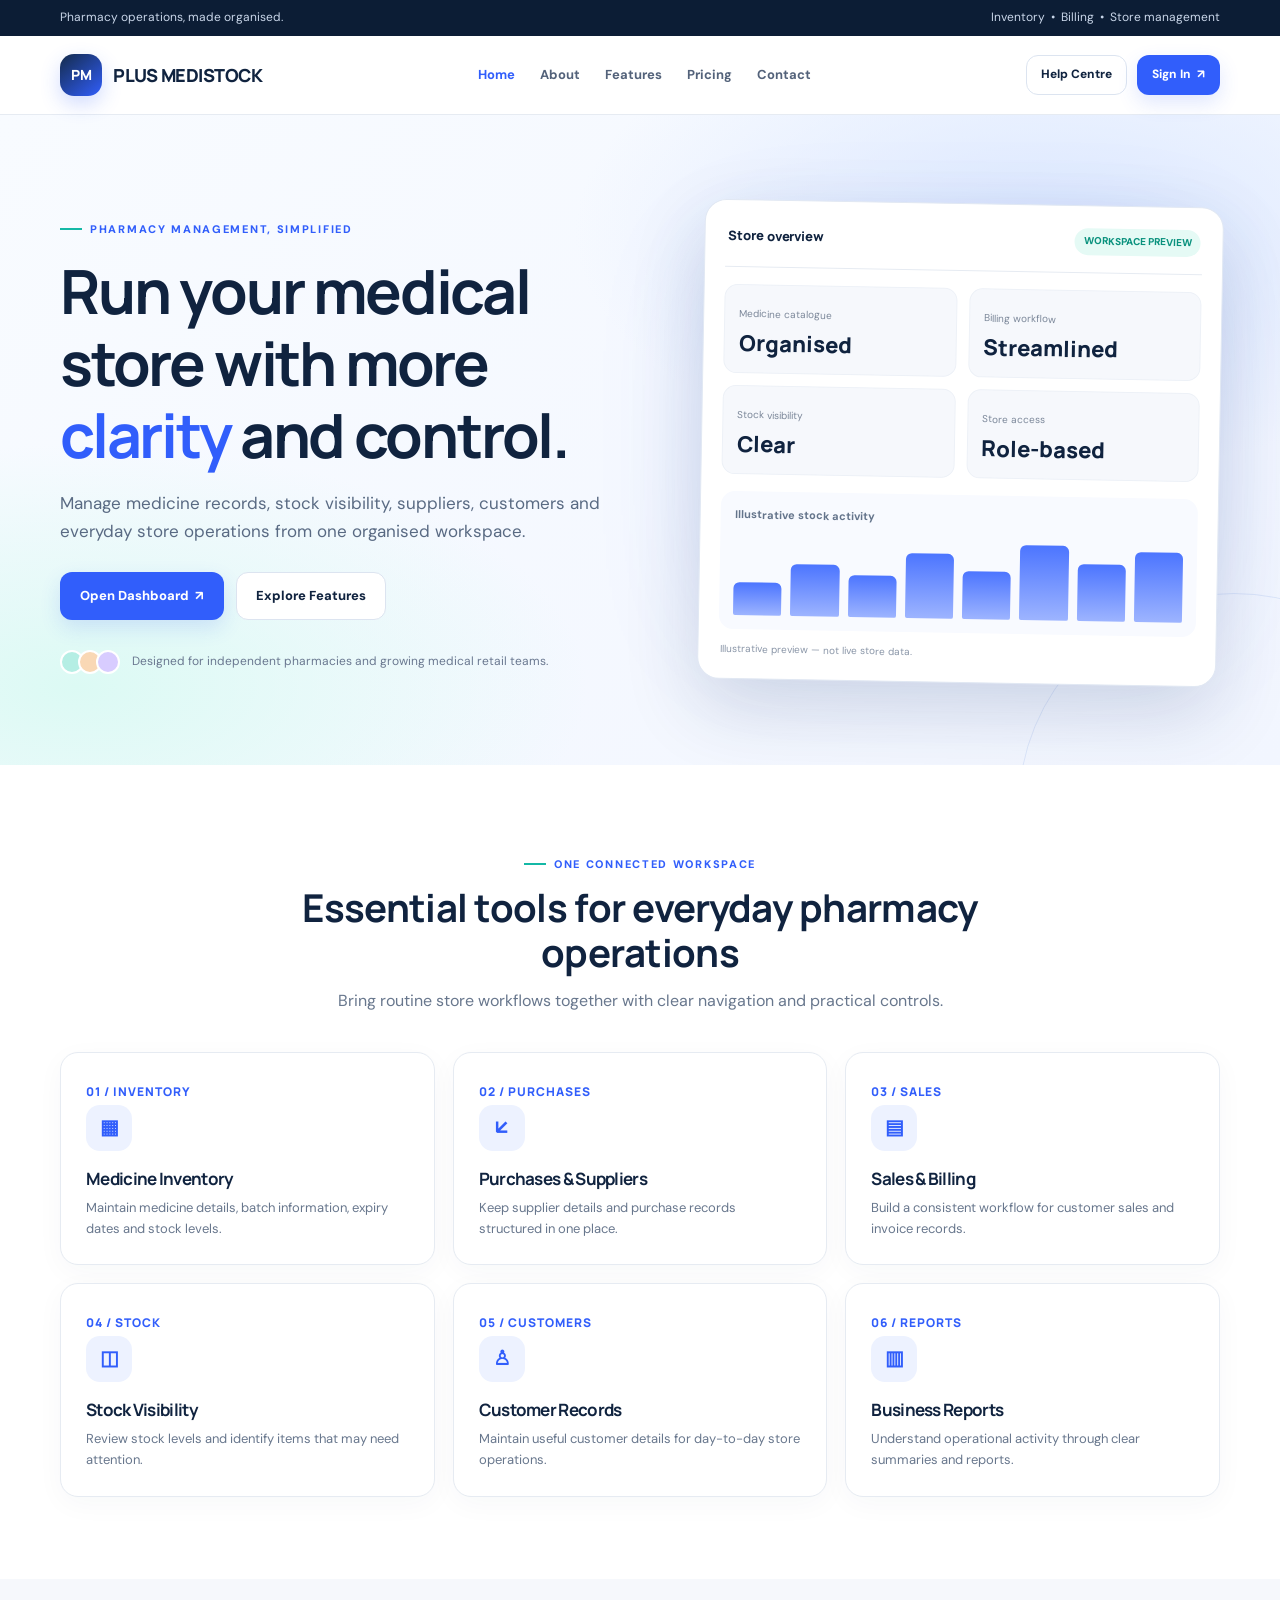
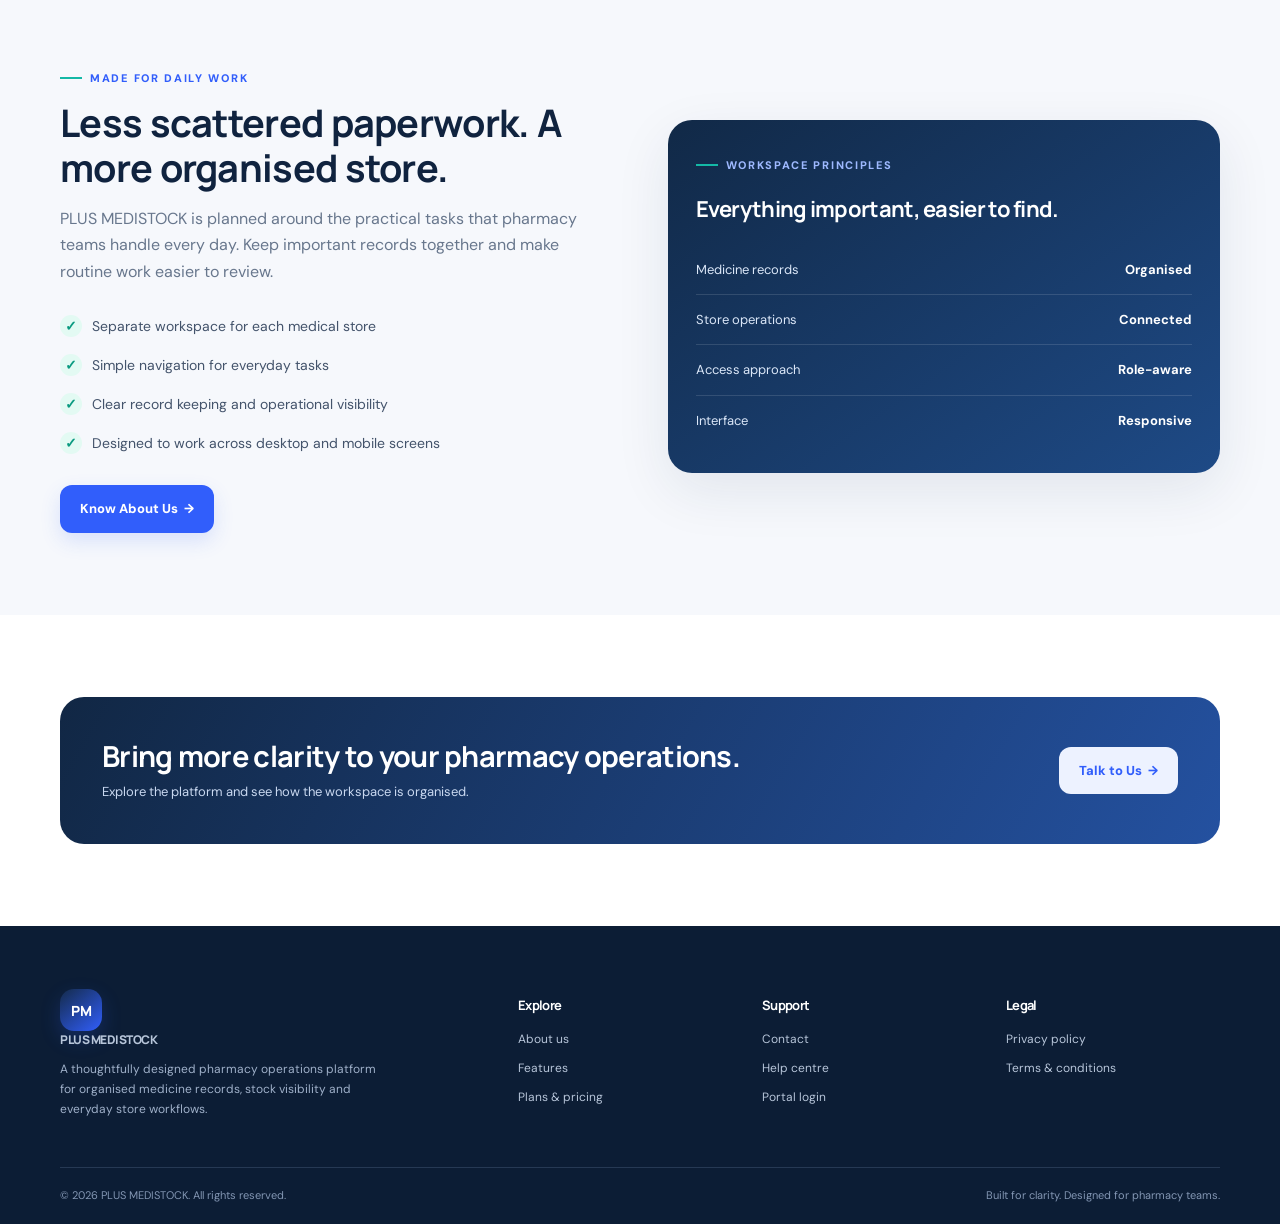
<file: index.html>
<!doctype html><html lang="en"><head><meta charset="utf-8"><meta name="viewport" content="width=device-width, initial-scale=1"><meta name="description" content="PLUS MEDISTOCK pharmacy management platform"><title>Home | PLUS MEDISTOCK</title><link rel="stylesheet" href="assets/css/style.css"></head><body><div class="topline"><div class="container"><span>Pharmacy operations, made organised.</span><span>Inventory&nbsp; • &nbsp;Billing&nbsp; • &nbsp;Store management</span></div></div>
<header class="site-header"><div class="container nav"><a class="brand" href="index.html"><span class="brand-mark">PM</span><span>PLUS MEDISTOCK</span></a>
<nav class="nav-links"><a href="index.html">Home</a><a href="about.html">About</a><a href="features.html">Features</a><a href="pricing.html">Pricing</a><a href="contact.html">Contact</a></nav>
<div class="nav-actions"><a class="btn btn-outline btn-sm" href="help.html">Help Centre</a><a class="btn btn-sm" href="login.html">Sign In&nbsp; ↗</a><button class="menu-toggle" aria-label="Open menu" aria-expanded="false">☰</button></div></div></header><main><section class="hero"><div class="container hero-grid"><div><span class="eyebrow">PHARMACY MANAGEMENT, SIMPLIFIED</span><h1>Run your medical store with more <span style="color:#315efb">clarity</span> and control.</h1><p class="hero-copy">Manage medicine records, stock visibility, suppliers, customers and everyday store operations from one organised workspace.</p><div class="hero-buttons"><a class="btn" href="login.html">Open Dashboard&nbsp; ↗</a><a class="btn btn-outline" href="features.html">Explore Features</a></div><div class="trustline"><span class="trust-dots"><i></i><i></i><i></i></span><span>Designed for independent pharmacies and growing medical retail teams.</span></div></div>
<div class="preview-wrap"><div class="preview-glow"></div><div class="preview"><div class="preview-top"><span class="preview-title">Store overview</span><span class="live-tag">WORKSPACE PREVIEW</span></div><div class="preview-stats"><div class="mini-stat"><span>Medicine catalogue</span><strong>Organised</strong></div><div class="mini-stat"><span>Billing workflow</span><strong>Streamlined</strong></div><div class="mini-stat"><span>Stock visibility</span><strong>Clear</strong></div><div class="mini-stat"><span>Store access</span><strong>Role-based</strong></div></div><div class="chart-box"><div class="chart-label">Illustrative stock activity</div><div class="bars"><i style="height:42%"></i><i style="height:65%"></i><i style="height:53%"></i><i style="height:82%"></i><i style="height:61%"></i><i style="height:94%"></i><i style="height:72%"></i><i style="height:88%"></i></div></div><p class="preview-note">Illustrative preview — not live store data.</p></div></div></div></section>
<section class="section"><div class="container"><div class="section-head"><span class="eyebrow">ONE CONNECTED WORKSPACE</span><h2>Essential tools for everyday pharmacy operations</h2><p>Bring routine store workflows together with clear navigation and practical controls.</p></div><div class="grid3">
<div class="feature-card"><span class="number">01 / INVENTORY</span><div class="iconbox">▦</div><h3>Medicine Inventory</h3><p>Maintain medicine details, batch information, expiry dates and stock levels.</p></div>
<div class="feature-card"><span class="number">02 / PURCHASES</span><div class="iconbox">↙</div><h3>Purchases & Suppliers</h3><p>Keep supplier details and purchase records structured in one place.</p></div>
<div class="feature-card"><span class="number">03 / SALES</span><div class="iconbox">▤</div><h3>Sales & Billing</h3><p>Build a consistent workflow for customer sales and invoice records.</p></div>
<div class="feature-card"><span class="number">04 / STOCK</span><div class="iconbox">◫</div><h3>Stock Visibility</h3><p>Review stock levels and identify items that may need attention.</p></div>
<div class="feature-card"><span class="number">05 / CUSTOMERS</span><div class="iconbox">♙</div><h3>Customer Records</h3><p>Maintain useful customer details for day-to-day store operations.</p></div>
<div class="feature-card"><span class="number">06 / REPORTS</span><div class="iconbox">▥</div><h3>Business Reports</h3><p>Understand operational activity through clear summaries and reports.</p></div></div></div></section>
<section class="section section-soft"><div class="container split"><div><span class="eyebrow">MADE FOR DAILY WORK</span><h2>Less scattered paperwork. A more organised store.</h2><p>PLUS MEDISTOCK is planned around the practical tasks that pharmacy teams handle every day. Keep important records together and make routine work easier to review.</p><ul class="check-list"><li>Separate workspace for each medical store</li><li>Simple navigation for everyday tasks</li><li>Clear record keeping and operational visibility</li><li>Designed to work across desktop and mobile screens</li></ul><a class="btn" href="about.html">Know About Us&nbsp; →</a></div><div class="visual-panel"><span class="eyebrow" style="color:#9eb9ff">WORKSPACE PRINCIPLES</span><h3>Everything important, easier to find.</h3><div class="visual-row"><span>Medicine records</span><b>Organised</b></div><div class="visual-row"><span>Store operations</span><b>Connected</b></div><div class="visual-row"><span>Access approach</span><b>Role-aware</b></div><div class="visual-row"><span>Interface</span><b>Responsive</b></div></div></div></section>
<section class="section"><div class="container"><div class="cta"><div><h2>Bring more clarity to your pharmacy operations.</h2><p>Explore the platform and see how the workspace is organised.</p></div><a class="btn btn-soft" href="contact.html">Talk to Us&nbsp; →</a></div></div></section></main><footer class="site-footer"><div class="container"><div class="footer-grid">
<div><a class="brand footer-brand" href="index.html"><span class="brand-mark">PM</span><span>PLUS MEDISTOCK</span></a><p>A thoughtfully designed pharmacy operations platform for organised medicine records, stock visibility and everyday store workflows.</p></div>
<div><h4>Explore</h4><a href="about.html">About us</a><a href="features.html">Features</a><a href="pricing.html">Plans & pricing</a></div>
<div><h4>Support</h4><a href="contact.html">Contact</a><a href="help.html">Help centre</a><a href="login.html">Portal login</a></div>
<div><h4>Legal</h4><a href="privacy.html">Privacy policy</a><a href="terms.html">Terms & conditions</a></div></div>
<div class="copyright"><span>© <span data-year>2026</span> PLUS MEDISTOCK. All rights reserved.</span><span>Built for clarity. Designed for pharmacy teams.</span></div></div></footer><script src="assets/js/site.js"></script></body></html>
</file>
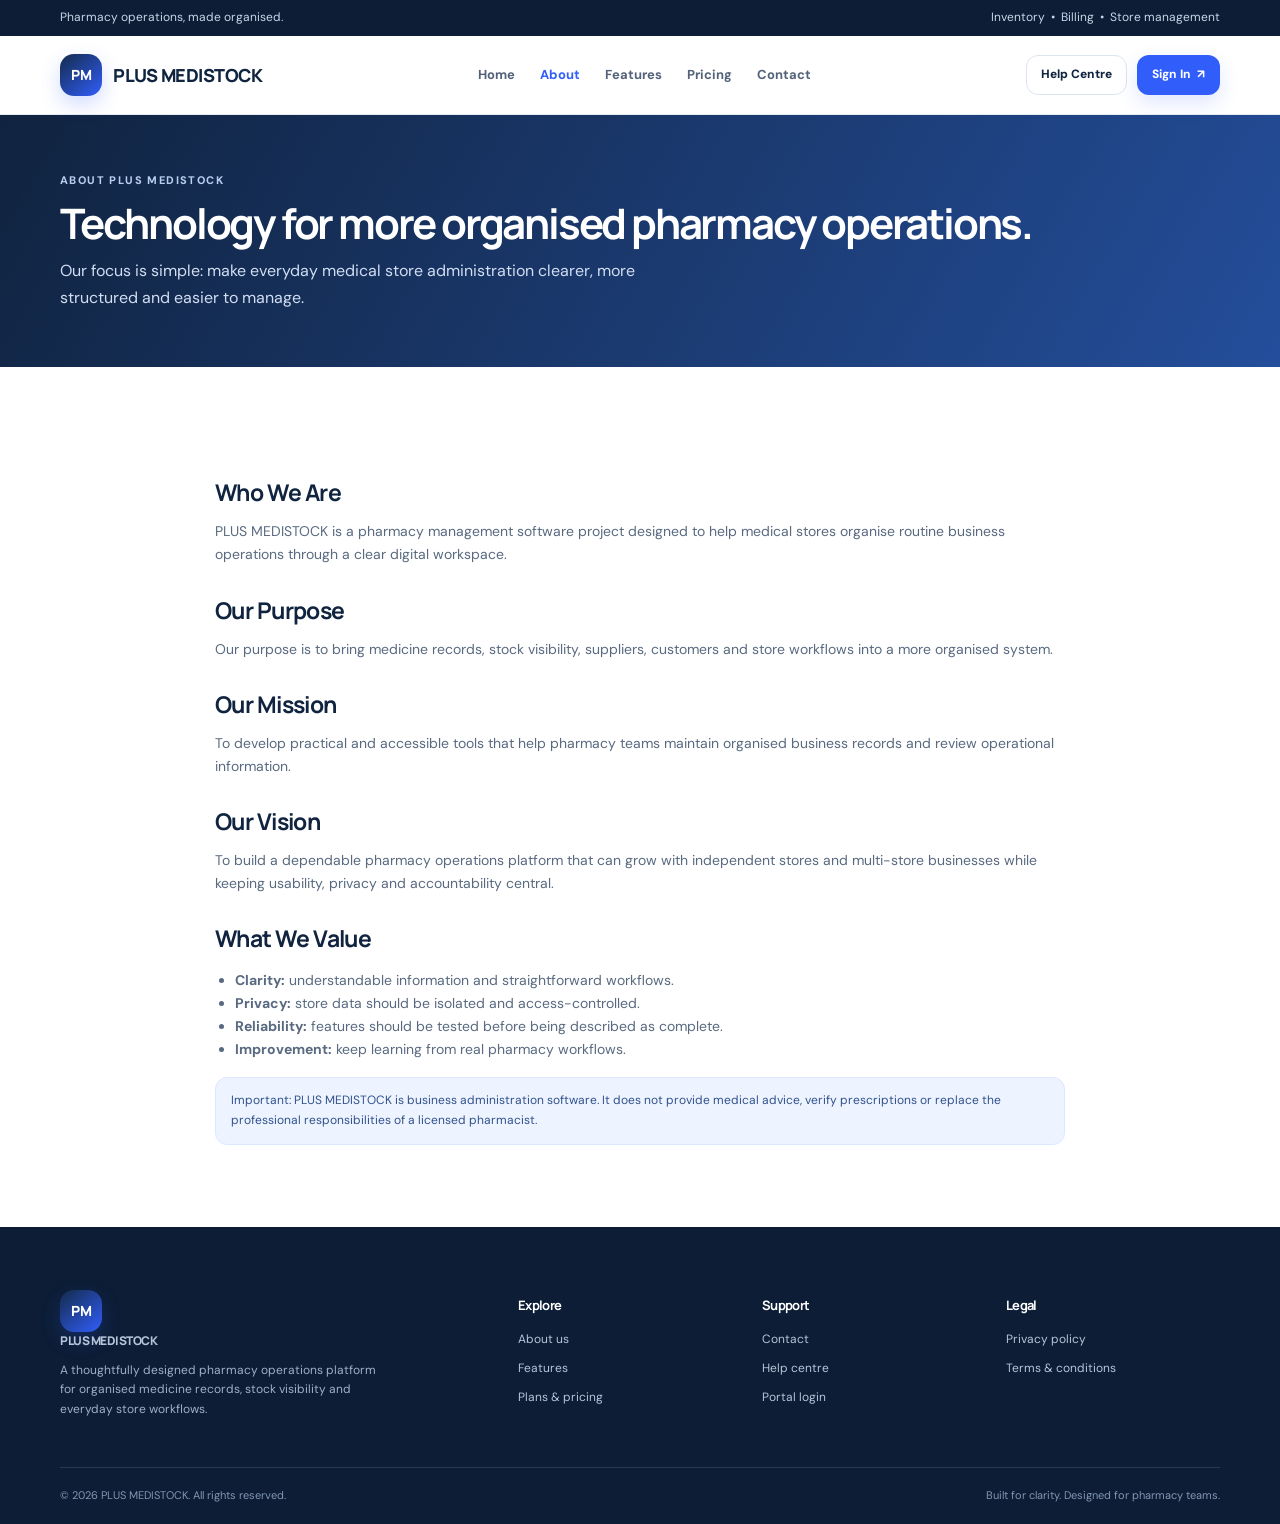
<file: about.html>
<!doctype html><html lang="en"><head><meta charset="utf-8"><meta name="viewport" content="width=device-width, initial-scale=1"><meta name="description" content="A little about PLUS MEDISTOCK"><title>About Us | PLUS MEDISTOCK</title><link rel="stylesheet" href="assets/css/style.css"></head><body><div class="topline"><div class="container"><span>Pharmacy operations, made organised.</span><span>Inventory&nbsp; • &nbsp;Billing&nbsp; • &nbsp;Store management</span></div></div>
<header class="site-header"><div class="container nav"><a class="brand" href="index.html"><span class="brand-mark">PM</span><span>PLUS MEDISTOCK</span></a>
<nav class="nav-links"><a href="index.html">Home</a><a href="about.html">About</a><a href="features.html">Features</a><a href="pricing.html">Pricing</a><a href="contact.html">Contact</a></nav>
<div class="nav-actions"><a class="btn btn-outline btn-sm" href="help.html">Help Centre</a><a class="btn btn-sm" href="login.html">Sign In&nbsp; ↗</a><button class="menu-toggle" aria-label="Open menu" aria-expanded="false">☰</button></div></div></header><main><section class="page-hero"><div class="container"><div class="crumb">ABOUT PLUS MEDISTOCK</div><h1>Technology for more organised pharmacy operations.</h1><p>Our focus is simple: make everyday medical store administration clearer, more structured and easier to manage.</p></div></section><section class="section"><div class="container prose"><h2>Who We Are</h2><p>PLUS MEDISTOCK is a pharmacy management software project designed to help medical stores organise routine business operations through a clear digital workspace.</p><h2>Our Purpose</h2><p>Our purpose is to bring medicine records, stock visibility, suppliers, customers and store workflows into a more organised system.</p><h2>Our Mission</h2><p>To develop practical and accessible tools that help pharmacy teams maintain organised business records and review operational information.</p><h2>Our Vision</h2><p>To build a dependable pharmacy operations platform that can grow with independent stores and multi-store businesses while keeping usability, privacy and accountability central.</p><h2>What We Value</h2><ul><li><b>Clarity:</b> understandable information and straightforward workflows.</li><li><b>Privacy:</b> store data should be isolated and access-controlled.</li><li><b>Reliability:</b> features should be tested before being described as complete.</li><li><b>Improvement:</b> keep learning from real pharmacy workflows.</li></ul><div class="notice">Important: PLUS MEDISTOCK is business administration software. It does not provide medical advice, verify prescriptions or replace the professional responsibilities of a licensed pharmacist.</div></div></section></main><footer class="site-footer"><div class="container"><div class="footer-grid">
<div><a class="brand footer-brand" href="index.html"><span class="brand-mark">PM</span><span>PLUS MEDISTOCK</span></a><p>A thoughtfully designed pharmacy operations platform for organised medicine records, stock visibility and everyday store workflows.</p></div>
<div><h4>Explore</h4><a href="about.html">About us</a><a href="features.html">Features</a><a href="pricing.html">Plans & pricing</a></div>
<div><h4>Support</h4><a href="contact.html">Contact</a><a href="help.html">Help centre</a><a href="login.html">Portal login</a></div>
<div><h4>Legal</h4><a href="privacy.html">Privacy policy</a><a href="terms.html">Terms & conditions</a></div></div>
<div class="copyright"><span>© <span data-year>2026</span> PLUS MEDISTOCK. All rights reserved.</span><span>Built for clarity. Designed for pharmacy teams.</span></div></div></footer><script src="assets/js/site.js"></script></body></html>
</file>
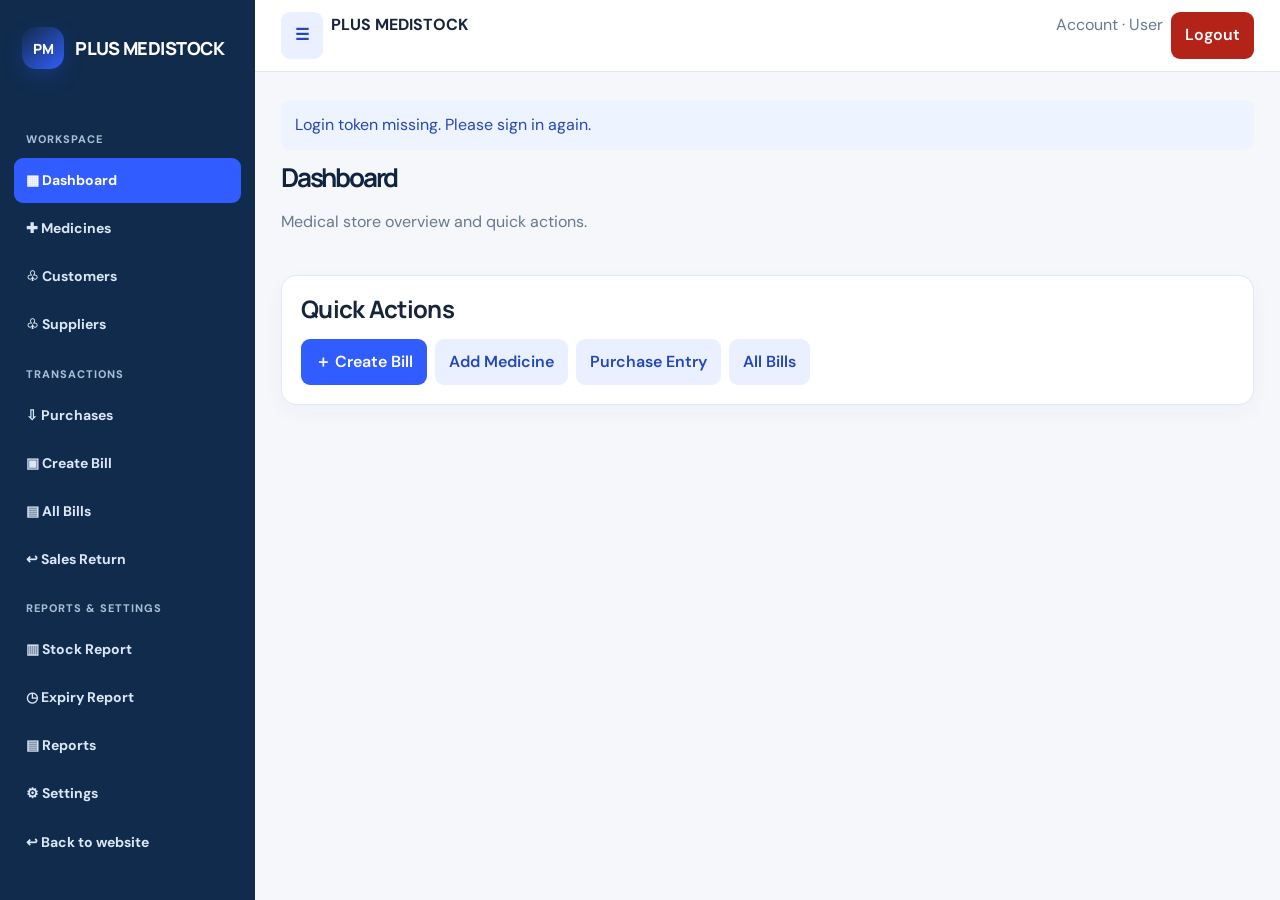
<file: app.html>
<!doctype html>
<html lang="en">
<head>
<meta charset="utf-8"><meta name="viewport" content="width=device-width,initial-scale=1">
<title>Dashboard | PLUS MEDISTOCK</title>
<link rel="stylesheet" href="assets/css/style.css">
<style>
.dash-layout{min-height:100vh;display:grid;grid-template-columns:255px 1fr;background:#f5f7fb}
.dash-side{background:#102b4c;color:#fff;padding:22px 14px;position:sticky;top:0;height:100vh;overflow:auto}
.dash-side .brand{color:#fff;margin-bottom:22px}.dash-group{font-size:11px;letter-spacing:1px;color:#a9bdd6;padding:14px 12px 7px}
.dash-link{display:flex;gap:11px;padding:11px 12px;border-radius:9px;color:#dce7f5;margin:3px 0;font-size:14px;cursor:pointer}
.dash-link:hover,.dash-link.active{background:#315cff;color:#fff}
.dash-main{min-width:0}.dash-top{height:72px;background:#fff;border-bottom:1px solid #e1e8f3;display:flex;align-items:center;justify-content:space-between;padding:0 26px;position:sticky;top:0;z-index:3}
.dash-content{max-width:1450px;margin:28px auto;padding:0 26px 40px}.dash-page{display:none}.dash-page.active{display:block}
.dash-grid{display:grid;grid-template-columns:repeat(auto-fit,minmax(190px,1fr));gap:15px;margin:20px 0}
.dash-stat,.dash-card{background:#fff;border:1px solid #e1e8f3;border-radius:15px;padding:19px;box-shadow:0 7px 22px #142d5009;margin-bottom:17px}
.dash-stat span{display:block;color:#687991;font-size:13px}.dash-stat strong{font-size:28px;color:#17365f}
.dash-form{display:grid;grid-template-columns:repeat(auto-fit,minmax(175px,1fr));gap:12px;align-items:end}
.dash-form input,.dash-form select{width:100%;box-sizing:border-box}.dash-table{width:100%;border-collapse:collapse;min-width:620px}.dash-table th,.dash-table td{text-align:left;padding:11px;border-bottom:1px solid #e8edf5;font-size:13px}.dash-table th{background:#f7f9fc;color:#52647d}
.dash-overflow{overflow:auto}.dash-msg{display:none;padding:12px 14px;background:#eef4ff;color:#2448bc;border-radius:9px;margin:12px 0}.dash-msg.show{display:block}
.dash-actions{display:flex;gap:8px;flex-wrap:wrap}.dash-btn{border:0;border-radius:9px;padding:10px 14px;background:#315cff;color:#fff;cursor:pointer;font-weight:600}.dash-btn.secondary{background:#eaf0ff;color:#2448bc}.dash-btn.danger{background:#b42318}
.dash-muted{color:#687991}.dash-empty{text-align:center;padding:20px;color:#687991}.dash-page h1{margin:0 0 5px}.dash-page h2{margin:0 0 15px}
@media(max-width:850px){.dash-layout{grid-template-columns:1fr}.dash-side{position:fixed;left:-270px;width:255px;z-index:9;transition:left .2s}.dash-side.open{left:0}.dash-top{padding:0 14px}.dash-content{padding:0 13px 30px;margin:20px auto}}
@media print{.dash-side,.dash-top,.no-print{display:none!important}.dash-layout{display:block}.dash-content{margin:0;padding:0}}
</style>
</head>
<body>
<main class="dash-layout">
<aside class="dash-side" id="side">
<a class="brand footer-brand" href="?page=home"><span class="brand-mark">PM</span><span>PLUS MEDISTOCK</span></a>
<div class="dash-group">WORKSPACE</div>
<a class="dash-link active" data-page="overview">▦ Dashboard</a>
<a class="dash-link" data-page="medicals" data-admin>▤ Medical Stores</a>
<a class="dash-link" data-page="users" data-admin>♙ Store Users</a>
<a class="dash-link" data-page="medicines">✚ Medicines</a>
<a class="dash-link" data-page="customers">♧ Customers</a>
<a class="dash-link" data-page="suppliers">♧ Suppliers</a>
<div class="dash-group">TRANSACTIONS</div>
<a class="dash-link" data-page="purchases">⇩ Purchases</a>
<a class="dash-link" data-page="billing">▣ Create Bill</a>
<a class="dash-link" data-page="invoices">▤ All Bills</a>
<a class="dash-link" data-page="returns">↩ Sales Return</a>
<div class="dash-group">REPORTS & SETTINGS</div>
<a class="dash-link" data-page="stock">▥ Stock Report</a>
<a class="dash-link" data-page="expiry">◷ Expiry Report</a>
<a class="dash-link" data-page="reports">▤ Reports</a>
<a class="dash-link" data-page="settings">⚙ Settings</a>
<a class="dash-link" href="?page=home">↩ Back to website</a>
</aside>
<section class="dash-main">
<header class="dash-top">
<div class="dash-actions"><button class="dash-btn secondary" id="menuBtn">☰</button><b>PLUS MEDISTOCK</b></div>
<div class="dash-actions"><span class="dash-muted" id="welcome">Loading account...</span><button class="dash-btn danger" id="logout">Logout</button></div>
</header>
<div class="dash-content">
<div id="msg" class="dash-msg" role="status"></div>
<section class="dash-page active" id="page-overview"><h1>Dashboard</h1><p class="dash-muted">Medical store overview and quick actions.</p><div class="dash-grid" id="stats"></div><div class="dash-card"><h2>Quick Actions</h2><div class="dash-actions"><button class="dash-btn" data-go="billing">＋ Create Bill</button><button class="dash-btn secondary" data-go="medicines">Add Medicine</button><button class="dash-btn secondary" data-go="purchases">Purchase Entry</button><button class="dash-btn secondary" data-go="invoices">All Bills</button></div></div></section>

<section class="dash-page" id="page-medicals" data-admin><h1>Medical Stores</h1><div class="dash-card"><h2>Register Medical Store</h2><form id="medicalForm" class="dash-form">
<div class="field"><label>Medical store name *</label><input name="medical_name" required></div><div class="field"><label>Owner name</label><input name="owner_name"></div><div class="field"><label>Mobile</label><input name="mobile"></div><div class="field"><label>Email</label><input name="email" type="email"></div><div class="field"><label>Address</label><input name="address"></div><div class="field"><label>GSTIN</label><input name="gstin"></div><div class="field"><label>Drug licence</label><input name="drug_license"></div><button class="dash-btn">Create Medical</button></form></div><div class="dash-card"><h2>Medical Store List</h2><div id="medicalTable"></div></div></section>

<section class="dash-page" id="page-users" data-admin><h1>Store Users</h1><div class="dash-card"><h2>Create Store Login</h2><p class="dash-muted">Create Owner/Staff login for an existing Medical ID.</p><form id="userForm" class="dash-form"><div class="field"><label>Medical ID *</label><input name="medical_id" required></div><div class="field"><label>Name *</label><input name="name" required></div><div class="field"><label>Email *</label><input name="email" type="email" required></div><div class="field"><label>Password (min 8) *</label><input name="password" type="password" minlength="8" required></div><div class="field"><label>Mobile</label><input name="mobile"></div><div class="field"><label>Role</label><select name="role"><option>OWNER</option><option>STAFF</option></select></div><button class="dash-btn">Create Login</button></form></div></section>

<section class="dash-page" id="page-medicines"><h1>Medicines</h1><div class="dash-card"><h2>Add Medicine</h2><form id="medicineForm" class="dash-form"><div class="field"><label>Medicine name *</label><input name="name" required></div><div class="field"><label>Salt</label><input name="salt"></div><div class="field"><label>Company</label><input name="company"></div><div class="field"><label>Batch</label><input name="batch"></div><div class="field"><label>Expiry</label><input name="expiry" type="date"></div><div class="field"><label>Purchase rate</label><input name="purchase_rate" type="number" min="0" step=".01"></div><div class="field"><label>Sale rate</label><input name="sale_rate" type="number" min="0" step=".01"></div><div class="field"><label>MRP</label><input name="mrp" type="number" min="0" step=".01"></div><div class="field"><label>Stock</label><input name="stock" type="number" min="0" value="0"></div><div class="field"><label>Minimum stock</label><input name="min_stock" type="number" min="0" value="0"></div><div class="field"><label>HSN</label><input name="hsn"></div><div class="field"><label>GST %</label><input name="gst_percent" type="number" min="0" step=".01" value="0"></div><button class="dash-btn">Save Medicine</button></form></div><div class="dash-card"><h2>Medicine List</h2><div id="medicineTable"></div></div></section>

<section class="dash-page" id="page-customers"><h1>Customers</h1><div class="dash-card"><h2>Add Customer</h2><form id="customerForm" class="dash-form"><div class="field"><label>Name *</label><input name="name" required></div><div class="field"><label>Mobile</label><input name="mobile"></div><div class="field"><label>Address</label><input name="address"></div><button class="dash-btn">Save Customer</button></form></div><div class="dash-card"><h2>Customer List</h2><div id="customerTable"></div></div></section>

<section class="dash-page" id="page-suppliers"><h1>Suppliers</h1><div class="dash-card"><h2>Add Supplier</h2><form id="supplierForm" class="dash-form"><div class="field"><label>Name *</label><input name="name" required></div><div class="field"><label>Mobile</label><input name="mobile"></div><div class="field"><label>Address</label><input name="address"></div><div class="field"><label>GSTIN</label><input name="gstin"></div><button class="dash-btn">Save Supplier</button></form></div><div class="dash-card"><h2>Supplier List</h2><div id="supplierTable"></div></div></section>

<section class="dash-page" id="page-stock"><h1>Stock Report</h1><div class="dash-card"><div id="stockReport"></div></div></section>
<section class="dash-page" id="page-expiry"><h1>Expiry Report</h1><div class="dash-card"><p class="dash-muted">Expiry report API is not present in the current Code.gs. It must be added before this report can load live data.</p></div></section>
<section class="dash-page" id="page-purchases"><h1>Purchases</h1><div class="dash-card"><h2>Purchase Entry</h2><p class="dash-muted">Purchase form and stock inward require purchase.create backend logic. Current Code.gs does not yet contain this API.</p></div></section>
<section class="dash-page" id="page-billing"><h1>Create Bill</h1><div class="dash-card"><h2>New Sales Invoice</h2><p class="dash-muted">Billing interface will be connected after secure sale.create and stock-deduction logic is added to Code.gs. Do not use a front-end-only total as a real invoice.</p><div class="dash-actions"><button class="dash-btn" disabled>Save Bill (Backend required)</button><button class="dash-btn secondary" onclick="window.print()">Print Preview</button></div></div></section>
<section class="dash-page" id="page-invoices"><h1>All Bills</h1><div class="dash-card"><p class="dash-muted">Invoice list requires sale.list backend API, which is not in the supplied Code.gs.</p></div></section>
<section class="dash-page" id="page-returns"><h1>Sales Return</h1><div class="dash-card"><p class="dash-muted">Return processing requires server-side invoice validation and stock restoration API. It is not in the supplied Code.gs.</p></div></section>
<section class="dash-page" id="page-reports"><h1>Reports</h1><div class="dash-card"><p class="dash-muted">Sales, purchase and profit reports will be enabled after transaction APIs are implemented.</p></div></section>
<section class="dash-page" id="page-settings"><h1>Settings</h1><div class="dash-card"><h2>Account</h2><p id="accountInfo"></p><p class="dash-muted">Store access is controlled by the Apps Script backend.</p></div></section>
</div></section></main>
<script>
(function(){
 const $=id=>document.getElementById(id);
 const user=JSON.parse(sessionStorage.getItem('plusmedistock_user')||localStorage.getItem('plusmedistock_user')||'{}');
 const token=sessionStorage.getItem('plusmedistock_token')||localStorage.getItem('plusmedistock_token')||'';
 function msg(t){$('msg').textContent=t;$('msg').classList.add('show')}
 function esc(v){return String(v??'').replace(/[&<>"']/g,c=>({'&':'&amp;','<':'&lt;','>':'&gt;','"':'&quot;',"'":'&#39;'}[c]))}
 function call(action,payload={}){return new Promise((resolve,reject)=>{if(!google||!google.script||!google.script.run){reject(new Error('Open this app from the deployed Google Apps Script Web App URL.'));return}google.script.run.withSuccessHandler(r=>{if(!r||!r.ok)reject(new Error(r?.message||'API error'));else resolve(r.data)}).withFailureHandler(e=>reject(new Error(e.message||'Server error'))).clientApi(action,{...payload,token})})}
 function table(rows,cols){if(!rows||!rows.length)return '<div class="dash-empty">No records found.</div>';return '<div class="dash-overflow"><table class="dash-table"><thead><tr>'+cols.map(c=>'<th>'+c.label+'</th>').join('')+'</tr></thead><tbody>'+rows.map(r=>'<tr>'+cols.map(c=>'<td>'+(c.render?c.render(r):esc(r[c.key]))+'</td>').join('')+'</tr>').join('')+'</tbody></table></div>'}
 function fd(f){return Object.fromEntries(new FormData(f).entries())}
 function go(page){document.querySelectorAll('.dash-page').forEach(x=>x.classList.toggle('active',x.id==='page-'+page));document.querySelectorAll('.dash-link[data-page]').forEach(x=>x.classList.toggle('active',x.dataset.page===page));$('side').classList.remove('open');if(location.hash!=='#'+page)history.replaceState(null,'','#'+page)}
 document.querySelectorAll('.dash-link[data-page], [data-go]').forEach(a=>a.addEventListener('click',()=>go(a.dataset.page||a.dataset.go)));
 $('menuBtn').onclick=()=>$('side').classList.toggle('open');
 $('welcome').textContent=(user.name||user.email||'Account')+' · '+(user.role||'User');
 $('accountInfo').textContent=(user.name||'')+' | '+(user.email||'')+' | '+(user.role||'');
 if(user.role!=='SUPER_ADMIN'){document.querySelectorAll('[data-admin]').forEach(x=>x.style.display='none')}
 async function loadOverview(){const d=await call('overview');const admin=user.role==='SUPER_ADMIN';const a=admin?[['Total Medicals',d.medical_count],['Active Medicals',d.active_medicals],['Pending Medicals',d.pending_medicals]]:[['Medicines',d.medicine_count],['Customers',d.customer_count],['Low Stock',d.low_stock]];$('stats').innerHTML=a.map(x=>`<div class="dash-stat"><span>${x[0]}</span><strong>${x[1]??0}</strong></div>`).join('')}
 async function loadMedicals(){const r=await call('medical.list');$('medicalTable').innerHTML=table(r,[{key:'medical_name',label:'Medical Store'},{key:'medical_id',label:'Medical ID'},{key:'created_at',label:'Created'},{key:'status',label:'Status'},{key:'medical_id',label:'Actions',render:x=>`<button class="dash-btn secondary" data-mid="${esc(x.medical_id)}" data-status="ACTIVE">Activate</button> <button class="dash-btn danger" data-mid="${esc(x.medical_id)}" data-status="BLOCKED">Block</button>`}])}
 async function loadStore(){const [m,c,s,st]=await Promise.all([call('medicine.list'),call('customer.list'),call('supplier.list'),call('report.stock')]);$('medicineTable').innerHTML=table(m,[{key:'name',label:'Medicine'},{key:'salt',label:'Salt'},{key:'batch',label:'Batch'},{key:'expiry',label:'Expiry'},{key:'stock',label:'Stock'},{key:'mrp',label:'MRP'}]);$('customerTable').innerHTML=table(c,[{key:'name',label:'Name'},{key:'mobile',label:'Mobile'},{key:'address',label:'Address'}]);$('supplierTable').innerHTML=table(s,[{key:'name',label:'Name'},{key:'mobile',label:'Mobile'},{key:'gstin',label:'GSTIN'}]);$('stockReport').innerHTML='<p>Total items: <b>'+st.total_items+'</b> · Low stock: <b>'+st.low_stock+'</b></p>'+table(st.items||[],[{key:'name',label:'Medicine'},{key:'batch',label:'Batch'},{key:'stock',label:'Stock'},{key:'min_stock',label:'Minimum'}])}
 async function refresh(){await loadOverview();if(user.role==='SUPER_ADMIN')await loadMedicals();else await loadStore()}
 function bindForm(id,action,after){$(id).addEventListener('submit',async e=>{e.preventDefault();try{await call(action,fd(e.target));e.target.reset();if(after)await after();msg('Saved successfully.')}catch(x){msg(x.message)}})}
 bindForm('medicalForm','medical.create',loadMedicals);
 bindForm('userForm','medical.createUser');
 bindForm('medicineForm','medicine.create',loadStore);
 bindForm('customerForm','customer.create',loadStore);
 bindForm('supplierForm','supplier.create',loadStore);
 document.addEventListener('click',async e=>{const b=e.target.closest('[data-mid]');if(b)try{await call('medical.status',{medical_id:b.dataset.mid,status:b.dataset.status});await loadMedicals();msg('Medical status updated.')}catch(x){msg(x.message)}});
 $('logout').onclick=()=>{call('logout').catch(()=>{});sessionStorage.removeItem('plusmedistock_token');sessionStorage.removeItem('plusmedistock_user');localStorage.removeItem('plusmedistock_token');localStorage.removeItem('plusmedistock_user');location.href='?page=login'};
 if(!token){msg('Login token missing. Please sign in again.');return}
 refresh().catch(e=>msg(e.message));
 const hash=location.hash.replace('#','');if(hash&&$('page-'+hash))go(hash);
})();
</script>
</body></html>
</file>
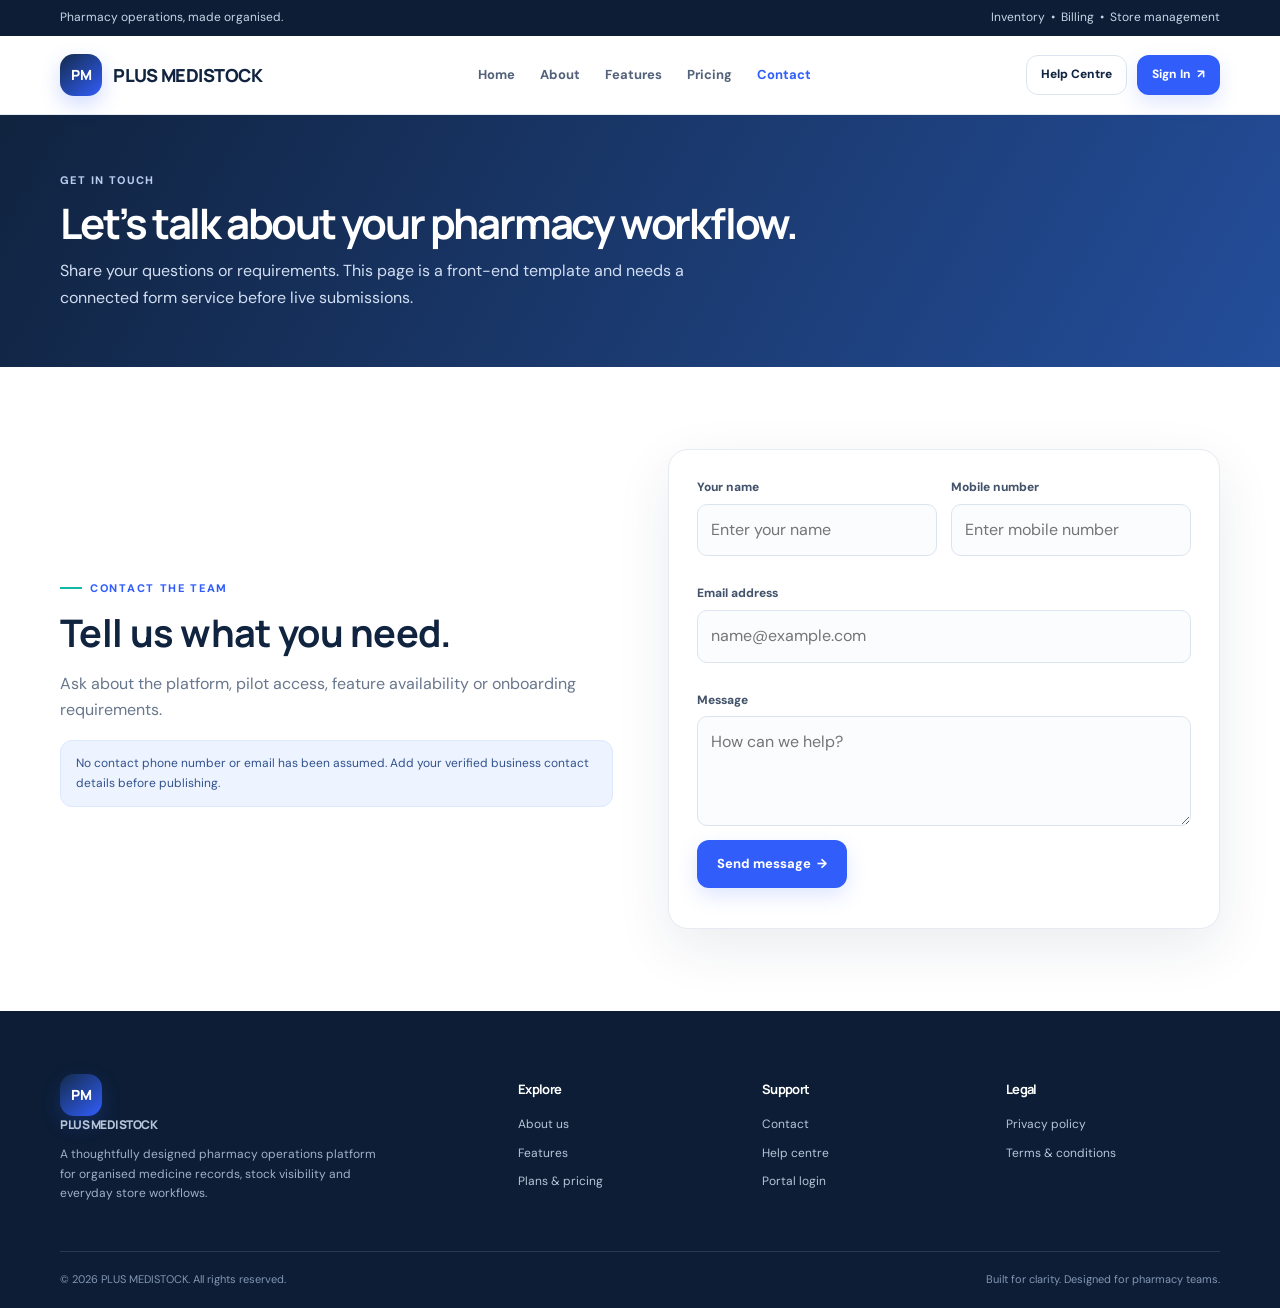
<file: contact.html>
<!doctype html><html lang="en"><head><meta charset="utf-8"><meta name="viewport" content="width=device-width, initial-scale=1"><meta name="description" content="Contact PLUS MEDISTOCK"><title>Contact Us | PLUS MEDISTOCK</title><link rel="stylesheet" href="assets/css/style.css"></head><body><div class="topline"><div class="container"><span>Pharmacy operations, made organised.</span><span>Inventory&nbsp; • &nbsp;Billing&nbsp; • &nbsp;Store management</span></div></div>
<header class="site-header"><div class="container nav"><a class="brand" href="index.html"><span class="brand-mark">PM</span><span>PLUS MEDISTOCK</span></a>
<nav class="nav-links"><a href="index.html">Home</a><a href="about.html">About</a><a href="features.html">Features</a><a href="pricing.html">Pricing</a><a href="contact.html">Contact</a></nav>
<div class="nav-actions"><a class="btn btn-outline btn-sm" href="help.html">Help Centre</a><a class="btn btn-sm" href="login.html">Sign In&nbsp; ↗</a><button class="menu-toggle" aria-label="Open menu" aria-expanded="false">☰</button></div></div></header><main><section class="page-hero"><div class="container"><div class="crumb">GET IN TOUCH</div><h1>Let’s talk about your pharmacy workflow.</h1><p>Share your questions or requirements. This page is a front-end template and needs a connected form service before live submissions.</p></div></section><section class="section"><div class="container split"><div><span class="eyebrow">CONTACT THE TEAM</span><h2>Tell us what you need.</h2><p>Ask about the platform, pilot access, feature availability or onboarding requirements.</p><div class="notice">No contact phone number or email has been assumed. Add your verified business contact details before publishing.</div></div><form class="form-card" data-demo-form><div class="form-grid"><div class="field"><label>Your name</label><input required placeholder="Enter your name"></div><div class="field"><label>Mobile number</label><input placeholder="Enter mobile number"></div><div class="field full"><label>Email address</label><input type="email" placeholder="name@example.com"></div><div class="field full"><label>Message</label><textarea required placeholder="How can we help?"></textarea></div></div><button class="btn" type="submit">Send message&nbsp; →</button><p data-form-message class="dash-sub" aria-live="polite"></p></form></div></section></main><footer class="site-footer"><div class="container"><div class="footer-grid">
<div><a class="brand footer-brand" href="index.html"><span class="brand-mark">PM</span><span>PLUS MEDISTOCK</span></a><p>A thoughtfully designed pharmacy operations platform for organised medicine records, stock visibility and everyday store workflows.</p></div>
<div><h4>Explore</h4><a href="about.html">About us</a><a href="features.html">Features</a><a href="pricing.html">Plans & pricing</a></div>
<div><h4>Support</h4><a href="contact.html">Contact</a><a href="help.html">Help centre</a><a href="login.html">Portal login</a></div>
<div><h4>Legal</h4><a href="privacy.html">Privacy policy</a><a href="terms.html">Terms & conditions</a></div></div>
<div class="copyright"><span>© <span data-year>2026</span> PLUS MEDISTOCK. All rights reserved.</span><span>Built for clarity. Designed for pharmacy teams.</span></div></div></footer><script src="assets/js/site.js"></script></body></html>
</file>
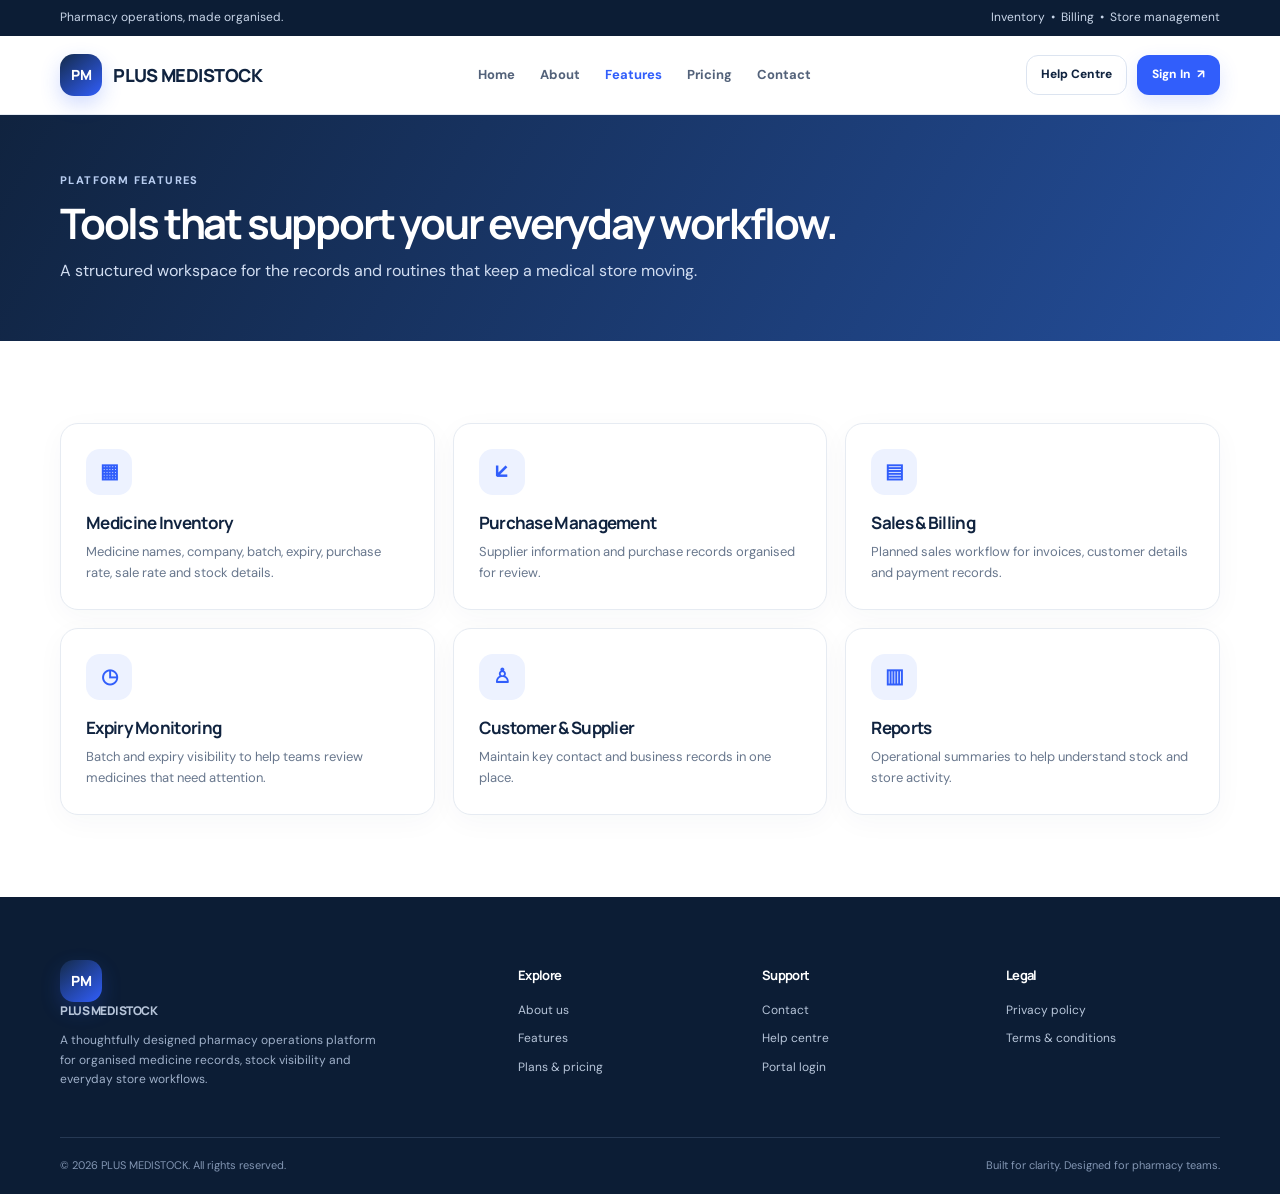
<file: features.html>
<!doctype html><html lang="en"><head><meta charset="utf-8"><meta name="viewport" content="width=device-width, initial-scale=1"><meta name="description" content="Explore the planned PLUS MEDISTOCK pharmacy management features"><title>Features | PLUS MEDISTOCK</title><link rel="stylesheet" href="assets/css/style.css"></head><body><div class="topline"><div class="container"><span>Pharmacy operations, made organised.</span><span>Inventory&nbsp; • &nbsp;Billing&nbsp; • &nbsp;Store management</span></div></div>
<header class="site-header"><div class="container nav"><a class="brand" href="index.html"><span class="brand-mark">PM</span><span>PLUS MEDISTOCK</span></a>
<nav class="nav-links"><a href="index.html">Home</a><a href="about.html">About</a><a href="features.html">Features</a><a href="pricing.html">Pricing</a><a href="contact.html">Contact</a></nav>
<div class="nav-actions"><a class="btn btn-outline btn-sm" href="help.html">Help Centre</a><a class="btn btn-sm" href="login.html">Sign In&nbsp; ↗</a><button class="menu-toggle" aria-label="Open menu" aria-expanded="false">☰</button></div></div></header><main><section class="page-hero"><div class="container"><div class="crumb">PLATFORM FEATURES</div><h1>Tools that support your everyday workflow.</h1><p>A structured workspace for the records and routines that keep a medical store moving.</p></div></section><section class="section"><div class="container grid3">
<div class="feature-card"><div class="iconbox">▦</div><h3>Medicine Inventory</h3><p>Medicine names, company, batch, expiry, purchase rate, sale rate and stock details.</p></div>
<div class="feature-card"><div class="iconbox">↙</div><h3>Purchase Management</h3><p>Supplier information and purchase records organised for review.</p></div>
<div class="feature-card"><div class="iconbox">▤</div><h3>Sales & Billing</h3><p>Planned sales workflow for invoices, customer details and payment records.</p></div>
<div class="feature-card"><div class="iconbox">◷</div><h3>Expiry Monitoring</h3><p>Batch and expiry visibility to help teams review medicines that need attention.</p></div>
<div class="feature-card"><div class="iconbox">♙</div><h3>Customer & Supplier</h3><p>Maintain key contact and business records in one place.</p></div>
<div class="feature-card"><div class="iconbox">▥</div><h3>Reports</h3><p>Operational summaries to help understand stock and store activity.</p></div>
</div></section></main><footer class="site-footer"><div class="container"><div class="footer-grid">
<div><a class="brand footer-brand" href="index.html"><span class="brand-mark">PM</span><span>PLUS MEDISTOCK</span></a><p>A thoughtfully designed pharmacy operations platform for organised medicine records, stock visibility and everyday store workflows.</p></div>
<div><h4>Explore</h4><a href="about.html">About us</a><a href="features.html">Features</a><a href="pricing.html">Plans & pricing</a></div>
<div><h4>Support</h4><a href="contact.html">Contact</a><a href="help.html">Help centre</a><a href="login.html">Portal login</a></div>
<div><h4>Legal</h4><a href="privacy.html">Privacy policy</a><a href="terms.html">Terms & conditions</a></div></div>
<div class="copyright"><span>© <span data-year>2026</span> PLUS MEDISTOCK. All rights reserved.</span><span>Built for clarity. Designed for pharmacy teams.</span></div></div></footer><script src="assets/js/site.js"></script></body></html>
</file>
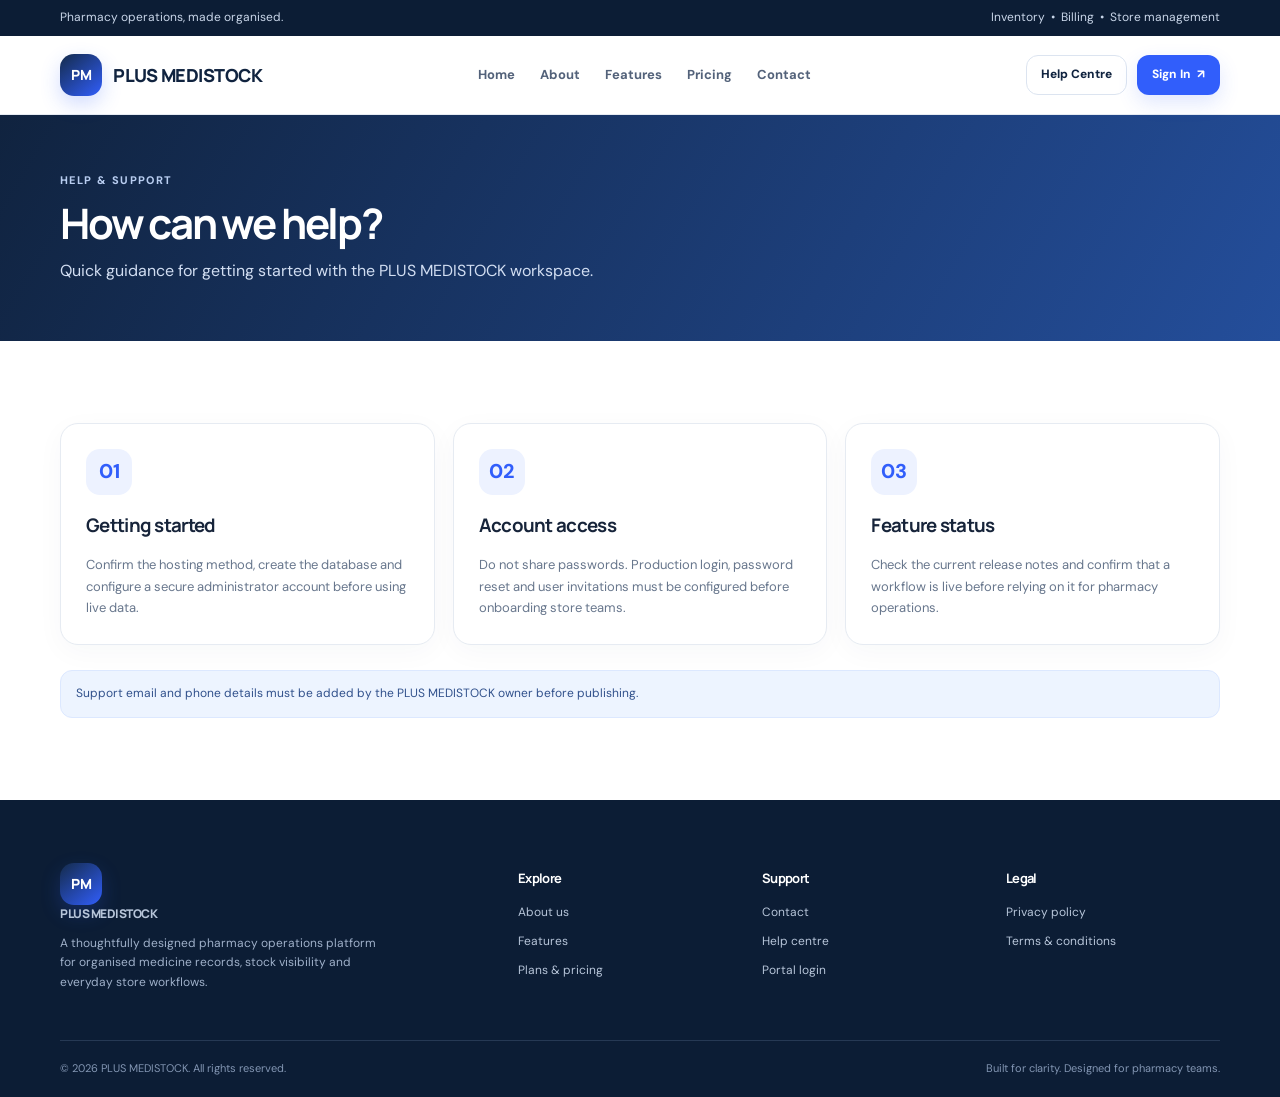
<file: help.html>
<!doctype html><html lang="en"><head><meta charset="utf-8"><meta name="viewport" content="width=device-width, initial-scale=1"><meta name="description" content="PLUS MEDISTOCK help and support"><title>Help Centre | PLUS MEDISTOCK</title><link rel="stylesheet" href="assets/css/style.css"></head><body><div class="topline"><div class="container"><span>Pharmacy operations, made organised.</span><span>Inventory&nbsp; • &nbsp;Billing&nbsp; • &nbsp;Store management</span></div></div>
<header class="site-header"><div class="container nav"><a class="brand" href="index.html"><span class="brand-mark">PM</span><span>PLUS MEDISTOCK</span></a>
<nav class="nav-links"><a href="index.html">Home</a><a href="about.html">About</a><a href="features.html">Features</a><a href="pricing.html">Pricing</a><a href="contact.html">Contact</a></nav>
<div class="nav-actions"><a class="btn btn-outline btn-sm" href="help.html">Help Centre</a><a class="btn btn-sm" href="login.html">Sign In&nbsp; ↗</a><button class="menu-toggle" aria-label="Open menu" aria-expanded="false">☰</button></div></div></header><main><section class="page-hero"><div class="container"><div class="crumb">HELP & SUPPORT</div><h1>How can we help?</h1><p>Quick guidance for getting started with the PLUS MEDISTOCK workspace.</p></div></section><section class="section"><div class="container grid3">
<div class="info-card"><div class="iconbox">01</div><h3>Getting started</h3><p>Confirm the hosting method, create the database and configure a secure administrator account before using live data.</p></div>
<div class="info-card"><div class="iconbox">02</div><h3>Account access</h3><p>Do not share passwords. Production login, password reset and user invitations must be configured before onboarding store teams.</p></div>
<div class="info-card"><div class="iconbox">03</div><h3>Feature status</h3><p>Check the current release notes and confirm that a workflow is live before relying on it for pharmacy operations.</p></div>
</div><div class="container" style="margin-top:25px"><div class="notice">Support email and phone details must be added by the PLUS MEDISTOCK owner before publishing.</div></div></section></main><footer class="site-footer"><div class="container"><div class="footer-grid">
<div><a class="brand footer-brand" href="index.html"><span class="brand-mark">PM</span><span>PLUS MEDISTOCK</span></a><p>A thoughtfully designed pharmacy operations platform for organised medicine records, stock visibility and everyday store workflows.</p></div>
<div><h4>Explore</h4><a href="about.html">About us</a><a href="features.html">Features</a><a href="pricing.html">Plans & pricing</a></div>
<div><h4>Support</h4><a href="contact.html">Contact</a><a href="help.html">Help centre</a><a href="login.html">Portal login</a></div>
<div><h4>Legal</h4><a href="privacy.html">Privacy policy</a><a href="terms.html">Terms & conditions</a></div></div>
<div class="copyright"><span>© <span data-year>2026</span> PLUS MEDISTOCK. All rights reserved.</span><span>Built for clarity. Designed for pharmacy teams.</span></div></div></footer><script src="assets/js/site.js"></script></body></html>
</file>
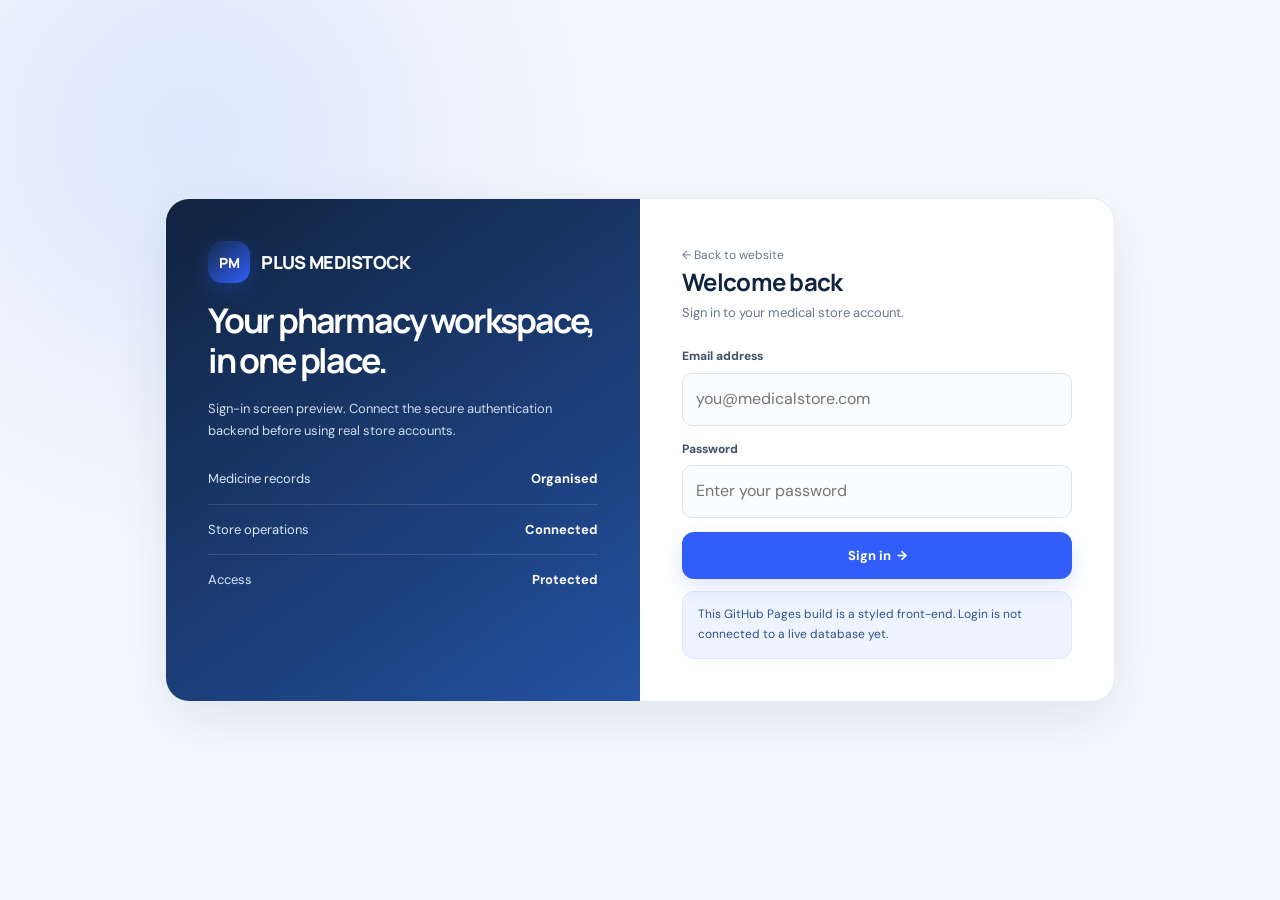
<file: login.html>
<!doctype html><html lang="en"><head><meta charset="utf-8"><meta name="viewport" content="width=device-width, initial-scale=1"><title>Sign In | PLUS MEDISTOCK</title><link rel="stylesheet" href="assets/css/style.css"></head><body><main class="auth-page"><div class="auth-layout"><aside class="auth-aside"><a class="brand footer-brand" href="index.html"><span class="brand-mark">PM</span><span>PLUS MEDISTOCK</span></a><h1>Your pharmacy workspace, in one place.</h1><p>Sign-in screen preview. Connect the secure authentication backend before using real store accounts.</p><div class="visual-row"><span>Medicine records</span><b>Organised</b></div><div class="visual-row"><span>Store operations</span><b>Connected</b></div><div class="visual-row"><span>Access</span><b>Protected</b></div></aside><section class="auth-form"><a href="index.html" class="dash-sub">← Back to website</a><h2>Welcome back</h2><p>Sign in to your medical store account.</p><form data-demo-form><div class="field"><label>Email address</label><input type="email" required placeholder="you@medicalstore.com"></div><div class="field"><label>Password</label><input type="password" required placeholder="Enter your password"></div><button class="btn" style="width:100%" type="submit">Sign in&nbsp; →</button><p class="dash-sub" data-form-message aria-live="polite"></p></form><div class="notice">This GitHub Pages build is a styled front-end. Login is not connected to a live database yet.</div></section></div></main><script src="assets/js/site.js"></script></body></html>
</file>
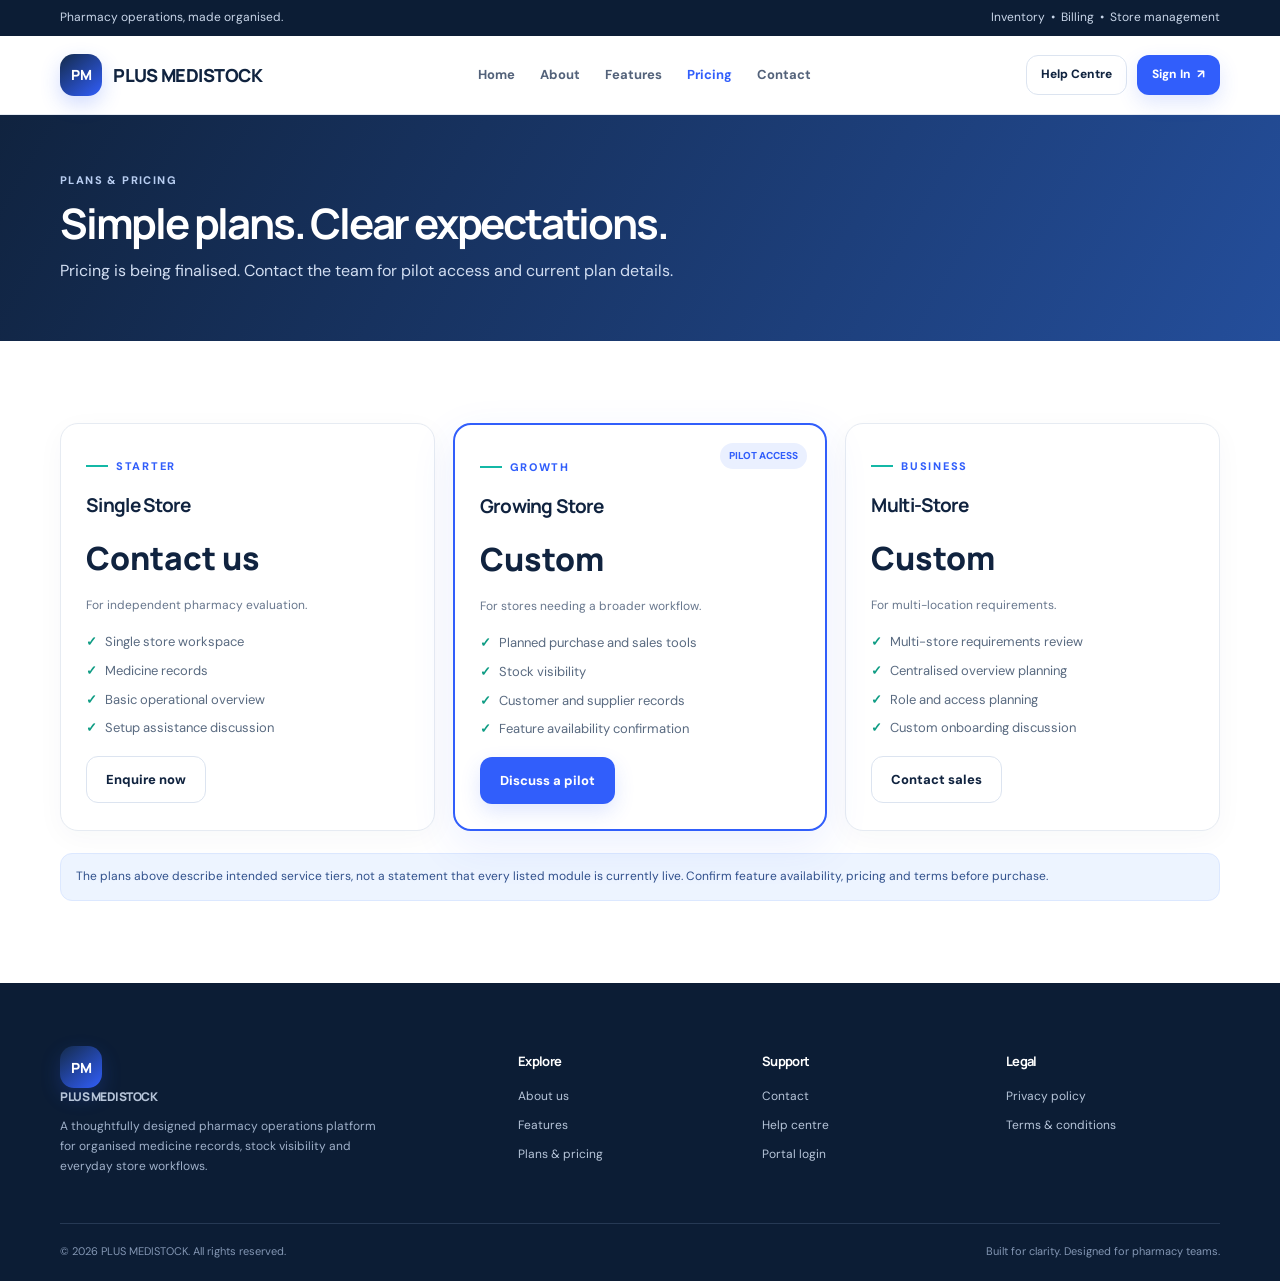
<file: pricing.html>
<!doctype html><html lang="en"><head><meta charset="utf-8"><meta name="viewport" content="width=device-width, initial-scale=1"><meta name="description" content="PLUS MEDISTOCK pricing information"><title>Pricing | PLUS MEDISTOCK</title><link rel="stylesheet" href="assets/css/style.css"></head><body><div class="topline"><div class="container"><span>Pharmacy operations, made organised.</span><span>Inventory&nbsp; • &nbsp;Billing&nbsp; • &nbsp;Store management</span></div></div>
<header class="site-header"><div class="container nav"><a class="brand" href="index.html"><span class="brand-mark">PM</span><span>PLUS MEDISTOCK</span></a>
<nav class="nav-links"><a href="index.html">Home</a><a href="about.html">About</a><a href="features.html">Features</a><a href="pricing.html">Pricing</a><a href="contact.html">Contact</a></nav>
<div class="nav-actions"><a class="btn btn-outline btn-sm" href="help.html">Help Centre</a><a class="btn btn-sm" href="login.html">Sign In&nbsp; ↗</a><button class="menu-toggle" aria-label="Open menu" aria-expanded="false">☰</button></div></div></header><main><section class="page-hero"><div class="container"><div class="crumb">PLANS & PRICING</div><h1>Simple plans. Clear expectations.</h1><p>Pricing is being finalised. Contact the team for pilot access and current plan details.</p></div></section><section class="section"><div class="container price-grid">
<div class="price-card"><span class="eyebrow">STARTER</span><h3>Single Store</h3><div class="price">Contact us</div><p class="dash-sub">For independent pharmacy evaluation.</p><ul><li>Single store workspace</li><li>Medicine records</li><li>Basic operational overview</li><li>Setup assistance discussion</li></ul><a class="btn btn-outline" href="contact.html">Enquire now</a></div>
<div class="price-card featured"><span class="popular">PILOT ACCESS</span><span class="eyebrow">GROWTH</span><h3>Growing Store</h3><div class="price">Custom</div><p class="dash-sub">For stores needing a broader workflow.</p><ul><li>Planned purchase and sales tools</li><li>Stock visibility</li><li>Customer and supplier records</li><li>Feature availability confirmation</li></ul><a class="btn" href="contact.html">Discuss a pilot</a></div>
<div class="price-card"><span class="eyebrow">BUSINESS</span><h3>Multi-Store</h3><div class="price">Custom</div><p class="dash-sub">For multi-location requirements.</p><ul><li>Multi-store requirements review</li><li>Centralised overview planning</li><li>Role and access planning</li><li>Custom onboarding discussion</li></ul><a class="btn btn-outline" href="contact.html">Contact sales</a></div>
</div><div class="container" style="margin-top:22px"><div class="notice">The plans above describe intended service tiers, not a statement that every listed module is currently live. Confirm feature availability, pricing and terms before purchase.</div></div></section></main><footer class="site-footer"><div class="container"><div class="footer-grid">
<div><a class="brand footer-brand" href="index.html"><span class="brand-mark">PM</span><span>PLUS MEDISTOCK</span></a><p>A thoughtfully designed pharmacy operations platform for organised medicine records, stock visibility and everyday store workflows.</p></div>
<div><h4>Explore</h4><a href="about.html">About us</a><a href="features.html">Features</a><a href="pricing.html">Plans & pricing</a></div>
<div><h4>Support</h4><a href="contact.html">Contact</a><a href="help.html">Help centre</a><a href="login.html">Portal login</a></div>
<div><h4>Legal</h4><a href="privacy.html">Privacy policy</a><a href="terms.html">Terms & conditions</a></div></div>
<div class="copyright"><span>© <span data-year>2026</span> PLUS MEDISTOCK. All rights reserved.</span><span>Built for clarity. Designed for pharmacy teams.</span></div></div></footer><script src="assets/js/site.js"></script></body></html>
</file>
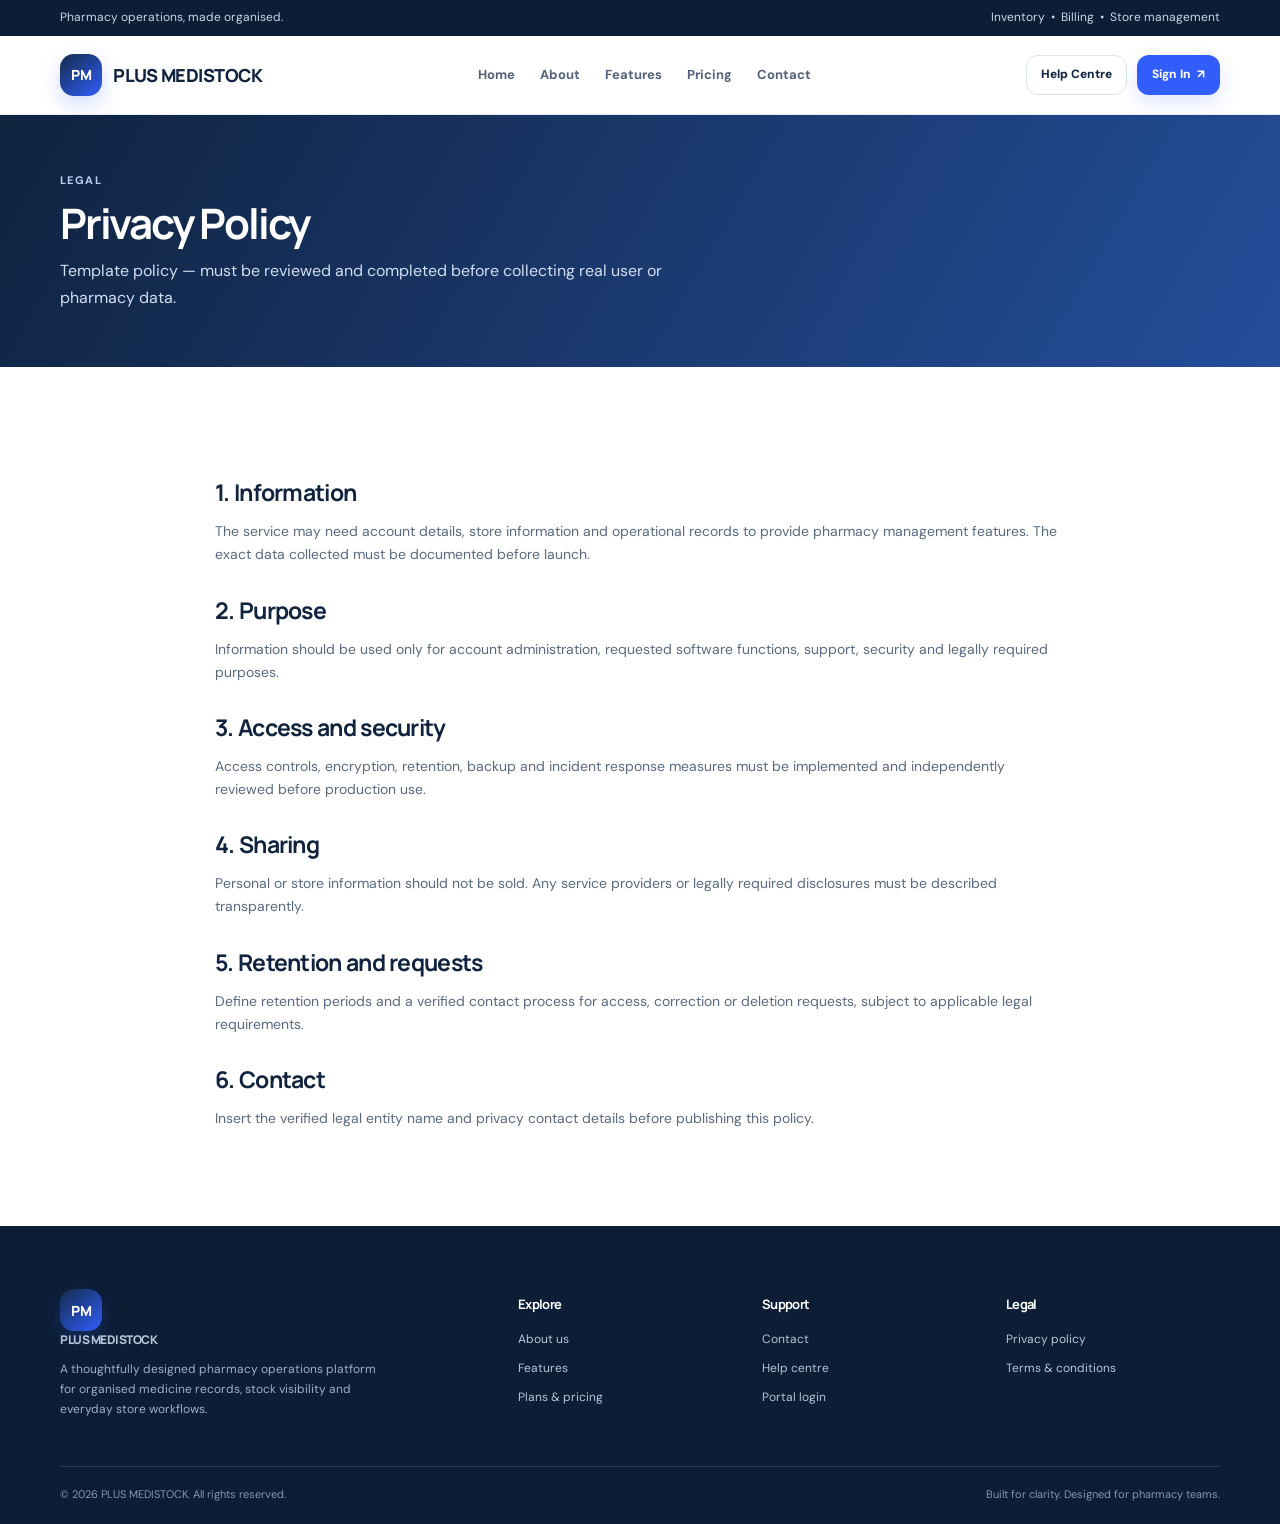
<file: privacy.html>
<!doctype html><html lang="en"><head><meta charset="utf-8"><meta name="viewport" content="width=device-width, initial-scale=1"><meta name="description" content="Privacy policy template for PLUS MEDISTOCK"><title>Privacy Policy | PLUS MEDISTOCK</title><link rel="stylesheet" href="assets/css/style.css"></head><body><div class="topline"><div class="container"><span>Pharmacy operations, made organised.</span><span>Inventory&nbsp; • &nbsp;Billing&nbsp; • &nbsp;Store management</span></div></div>
<header class="site-header"><div class="container nav"><a class="brand" href="index.html"><span class="brand-mark">PM</span><span>PLUS MEDISTOCK</span></a>
<nav class="nav-links"><a href="index.html">Home</a><a href="about.html">About</a><a href="features.html">Features</a><a href="pricing.html">Pricing</a><a href="contact.html">Contact</a></nav>
<div class="nav-actions"><a class="btn btn-outline btn-sm" href="help.html">Help Centre</a><a class="btn btn-sm" href="login.html">Sign In&nbsp; ↗</a><button class="menu-toggle" aria-label="Open menu" aria-expanded="false">☰</button></div></div></header><main><section class="page-hero"><div class="container"><div class="crumb">LEGAL</div><h1>Privacy Policy</h1><p>Template policy — must be reviewed and completed before collecting real user or pharmacy data.</p></div></section><section class="section"><div class="container prose"><h2>1. Information</h2><p>The service may need account details, store information and operational records to provide pharmacy management features. The exact data collected must be documented before launch.</p><h2>2. Purpose</h2><p>Information should be used only for account administration, requested software functions, support, security and legally required purposes.</p><h2>3. Access and security</h2><p>Access controls, encryption, retention, backup and incident response measures must be implemented and independently reviewed before production use.</p><h2>4. Sharing</h2><p>Personal or store information should not be sold. Any service providers or legally required disclosures must be described transparently.</p><h2>5. Retention and requests</h2><p>Define retention periods and a verified contact process for access, correction or deletion requests, subject to applicable legal requirements.</p><h2>6. Contact</h2><p>Insert the verified legal entity name and privacy contact details before publishing this policy.</p></div></section></main><footer class="site-footer"><div class="container"><div class="footer-grid">
<div><a class="brand footer-brand" href="index.html"><span class="brand-mark">PM</span><span>PLUS MEDISTOCK</span></a><p>A thoughtfully designed pharmacy operations platform for organised medicine records, stock visibility and everyday store workflows.</p></div>
<div><h4>Explore</h4><a href="about.html">About us</a><a href="features.html">Features</a><a href="pricing.html">Plans & pricing</a></div>
<div><h4>Support</h4><a href="contact.html">Contact</a><a href="help.html">Help centre</a><a href="login.html">Portal login</a></div>
<div><h4>Legal</h4><a href="privacy.html">Privacy policy</a><a href="terms.html">Terms & conditions</a></div></div>
<div class="copyright"><span>© <span data-year>2026</span> PLUS MEDISTOCK. All rights reserved.</span><span>Built for clarity. Designed for pharmacy teams.</span></div></div></footer><script src="assets/js/site.js"></script></body></html>
</file>
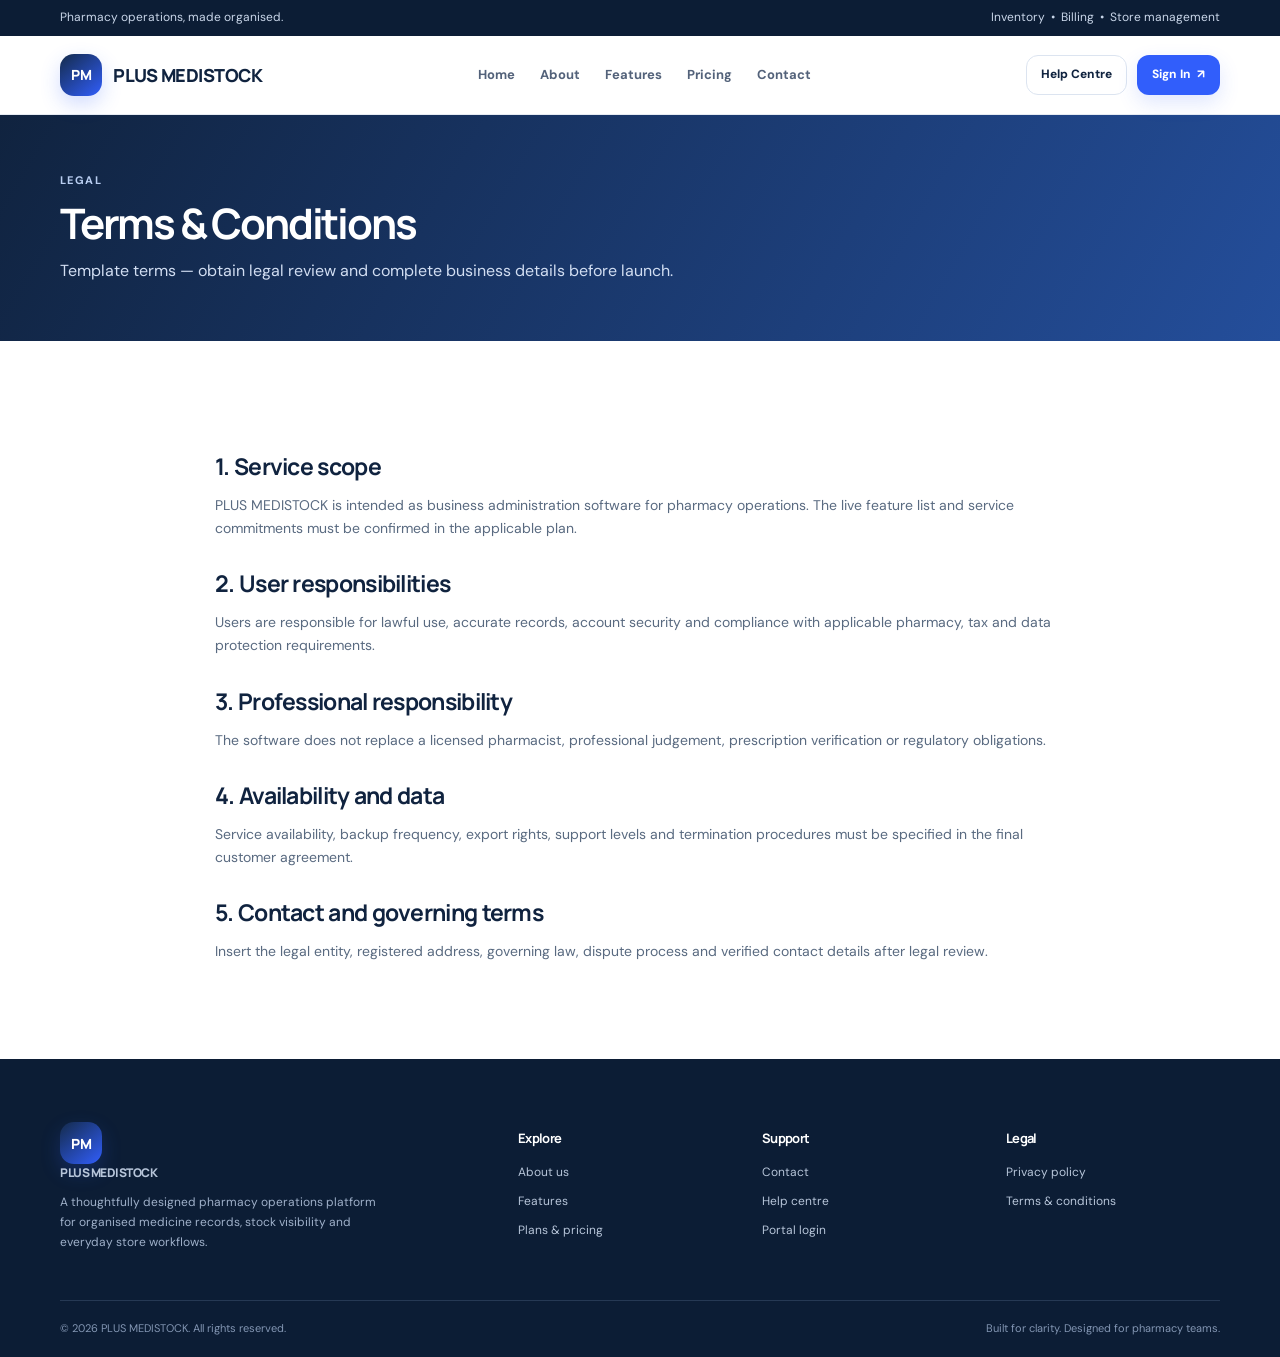
<file: terms.html>
<!doctype html><html lang="en"><head><meta charset="utf-8"><meta name="viewport" content="width=device-width, initial-scale=1"><meta name="description" content="Terms and conditions template for PLUS MEDISTOCK"><title>Terms & Conditions | PLUS MEDISTOCK</title><link rel="stylesheet" href="assets/css/style.css"></head><body><div class="topline"><div class="container"><span>Pharmacy operations, made organised.</span><span>Inventory&nbsp; • &nbsp;Billing&nbsp; • &nbsp;Store management</span></div></div>
<header class="site-header"><div class="container nav"><a class="brand" href="index.html"><span class="brand-mark">PM</span><span>PLUS MEDISTOCK</span></a>
<nav class="nav-links"><a href="index.html">Home</a><a href="about.html">About</a><a href="features.html">Features</a><a href="pricing.html">Pricing</a><a href="contact.html">Contact</a></nav>
<div class="nav-actions"><a class="btn btn-outline btn-sm" href="help.html">Help Centre</a><a class="btn btn-sm" href="login.html">Sign In&nbsp; ↗</a><button class="menu-toggle" aria-label="Open menu" aria-expanded="false">☰</button></div></div></header><main><section class="page-hero"><div class="container"><div class="crumb">LEGAL</div><h1>Terms & Conditions</h1><p>Template terms — obtain legal review and complete business details before launch.</p></div></section><section class="section"><div class="container prose"><h2>1. Service scope</h2><p>PLUS MEDISTOCK is intended as business administration software for pharmacy operations. The live feature list and service commitments must be confirmed in the applicable plan.</p><h2>2. User responsibilities</h2><p>Users are responsible for lawful use, accurate records, account security and compliance with applicable pharmacy, tax and data protection requirements.</p><h2>3. Professional responsibility</h2><p>The software does not replace a licensed pharmacist, professional judgement, prescription verification or regulatory obligations.</p><h2>4. Availability and data</h2><p>Service availability, backup frequency, export rights, support levels and termination procedures must be specified in the final customer agreement.</p><h2>5. Contact and governing terms</h2><p>Insert the legal entity, registered address, governing law, dispute process and verified contact details after legal review.</p></div></section></main><footer class="site-footer"><div class="container"><div class="footer-grid">
<div><a class="brand footer-brand" href="index.html"><span class="brand-mark">PM</span><span>PLUS MEDISTOCK</span></a><p>A thoughtfully designed pharmacy operations platform for organised medicine records, stock visibility and everyday store workflows.</p></div>
<div><h4>Explore</h4><a href="about.html">About us</a><a href="features.html">Features</a><a href="pricing.html">Plans & pricing</a></div>
<div><h4>Support</h4><a href="contact.html">Contact</a><a href="help.html">Help centre</a><a href="login.html">Portal login</a></div>
<div><h4>Legal</h4><a href="privacy.html">Privacy policy</a><a href="terms.html">Terms & conditions</a></div></div>
<div class="copyright"><span>© <span data-year>2026</span> PLUS MEDISTOCK. All rights reserved.</span><span>Built for clarity. Designed for pharmacy teams.</span></div></div></footer><script src="assets/js/site.js"></script></body></html>
</file>
<file: assets/css/style.css>
@import url('https://fonts.googleapis.com/css2?family=DM+Sans:wght@400;500;600;700;800&family=Manrope:wght@500;600;700;800&display=swap');
:root{--navy:#10233f;--blue:#315efb;--cyan:#14b8a6;--ink:#17243a;--muted:#68778d;--line:#e6ebf2;--bg:#f5f8fc;--white:#fff;--shadow:0 18px 55px rgba(18,39,75,.09);--radius:20px}
*{box-sizing:border-box}html{scroll-behavior:smooth}body{margin:0;font-family:'DM Sans',Arial,sans-serif;color:var(--ink);background:#fff;line-height:1.65}a{color:inherit;text-decoration:none}button,input,select,textarea{font:inherit}.container{width:min(1160px,92%);margin:auto}
.topline{background:#0c1d35;color:#c9d6e9;font-size:12px;padding:8px 0}.topline .container{display:flex;justify-content:space-between;gap:12px}
.site-header{position:sticky;top:0;z-index:50;background:rgba(255,255,255,.94);backdrop-filter:blur(14px);border-bottom:1px solid var(--line)}.nav{height:78px;display:flex;align-items:center;justify-content:space-between;gap:24px}.brand{display:flex;align-items:center;gap:11px;font:800 18px Manrope,sans-serif;color:var(--navy);letter-spacing:-.5px}.brand-mark{width:42px;height:42px;border-radius:14px;background:linear-gradient(140deg,#142b4b,#315efb);color:white;display:grid;place-items:center;font:800 14px Manrope;box-shadow:0 8px 20px #315efb38}.nav-links{display:flex;align-items:center;gap:25px;font-size:13px;font-weight:700;color:#53627a}.nav-links a:hover,.nav-links a.active{color:var(--blue)}.nav-actions{display:flex;align-items:center;gap:10px}.menu-toggle{display:none;border:1px solid var(--line);background:#fff;border-radius:10px;padding:9px 12px;font-size:19px}
.btn{display:inline-flex;align-items:center;justify-content:center;gap:8px;border:1px solid transparent;border-radius:12px;padding:12px 19px;background:var(--blue);color:#fff;font-weight:800;font-size:13px;box-shadow:0 8px 20px #315efb26;transition:.2s}.btn:hover{transform:translateY(-2px);box-shadow:0 12px 26px #315efb35}.btn-outline{background:#fff;color:var(--navy);border-color:#dce4f0;box-shadow:none}.btn-soft{background:#edf2ff;color:#315efb;box-shadow:none}.btn-sm{padding:9px 14px;font-size:12px}
.hero{position:relative;overflow:hidden;padding:88px 0 82px;background:radial-gradient(ellipse at 82% 18%,#dce8ff 0,transparent 32%),radial-gradient(ellipse at 6% 88%,#dcfaf4 0,transparent 30%),linear-gradient(135deg,#f8fbff,#f2f6ff)}.hero:after{content:"";position:absolute;width:430px;height:430px;border:1px solid #dce6fa;border-radius:50%;right:-170px;bottom:-260px}.hero-grid{display:grid;grid-template-columns:1.06fr .94fr;gap:55px;align-items:center;position:relative;z-index:1}.eyebrow{display:inline-flex;align-items:center;gap:8px;color:#315efb;font-size:11px;font-weight:800;letter-spacing:1.7px;text-transform:uppercase}.eyebrow:before{content:"";width:22px;height:2px;background:var(--cyan)}h1,h2,h3,h4{font-family:Manrope,'DM Sans',sans-serif;line-height:1.18;letter-spacing:-.7px}h1{font-size:clamp(38px,5vw,61px);color:var(--navy);margin:17px 0 18px;letter-spacing:-2.2px}.hero-copy{font-size:17px;color:#596a83;max-width:610px;margin:0 0 27px}.hero-buttons{display:flex;gap:12px;flex-wrap:wrap}.trustline{display:flex;align-items:center;gap:12px;margin-top:30px;color:#6a7890;font-size:12px}.trust-dots{display:flex}.trust-dots i{width:24px;height:24px;border:2px solid #fff;border-radius:50%;background:#c8d8ff;margin-left:-6px}.trust-dots i:first-child{margin-left:0;background:#b5eee4}.trust-dots i:nth-child(2){background:#f9d8b5}.trust-dots i:nth-child(3){background:#d8ccff}
.preview-wrap{position:relative}.preview-glow{position:absolute;inset:12% 4%;background:#315efb;filter:blur(65px);opacity:.14}.preview{position:relative;background:#fff;border:1px solid #e1e8f3;border-radius:22px;padding:20px;box-shadow:0 28px 75px rgba(24,52,100,.16);transform:rotate(1deg)}.preview-top{display:flex;justify-content:space-between;align-items:center;padding:2px 2px 17px;border-bottom:1px solid var(--line)}.preview-title{font:800 13px Manrope;color:var(--navy)}.live-tag{font-size:10px;color:#0b927e;background:#e5faf5;border-radius:30px;padding:5px 9px;font-weight:800}.preview-stats{display:grid;grid-template-columns:repeat(2,1fr);gap:12px;padding:17px 0}.mini-stat{background:#f6f8fc;border:1px solid #edf1f7;border-radius:13px;padding:14px}.mini-stat span{font-size:10px;color:#7b8799}.mini-stat strong{display:block;font:800 22px Manrope;color:var(--navy);margin-top:3px}.chart-box{background:#f8faff;border-radius:14px;padding:14px}.chart-label{font-size:11px;color:#64748b;font-weight:700}.bars{height:80px;display:flex;align-items:end;gap:9px;margin-top:12px}.bars i{display:block;flex:1;border-radius:6px 6px 2px 2px;background:linear-gradient(180deg,#4c75ff,#9db4ff)}.preview-note{font-size:10px;color:#8995a7;margin:12px 2px 0}
.section{padding:82px 0}.section-soft{background:#f6f8fc}.section-head{max-width:690px;margin:0 auto 38px;text-align:center}.section-head h2{font-size:clamp(28px,3vw,39px);color:var(--navy);margin:12px 0}.section-head p{color:var(--muted);margin:0}.grid3{display:grid;grid-template-columns:repeat(3,1fr);gap:18px}.feature-card,.info-card,.price-card{border:1px solid var(--line);background:#fff;border-radius:18px;padding:25px;box-shadow:0 7px 28px rgba(19,43,78,.035);transition:.2s}.feature-card:hover,.info-card:hover{transform:translateY(-4px);box-shadow:var(--shadow)}.iconbox{width:46px;height:46px;border-radius:14px;display:grid;place-items:center;background:#edf2ff;color:#315efb;font-size:20px;font-weight:800}.feature-card h3{font-size:17px;color:var(--navy);margin:18px 0 8px}.feature-card p,.info-card p{font-size:13px;color:var(--muted);margin:0}.number{font:800 12px Manrope;color:#315efb;letter-spacing:1px}
.split{display:grid;grid-template-columns:1fr 1fr;gap:55px;align-items:center}.split h2{font-size:38px;color:var(--navy);margin:13px 0}.split p{color:var(--muted)}.check-list{list-style:none;padding:0;margin:22px 0}.check-list li{padding:8px 0;color:#43536b;font-size:14px}.check-list li:before{content:"✓";display:inline-grid;place-items:center;width:22px;height:22px;border-radius:50%;background:#e3faf3;color:#0a9a80;font-weight:900;margin-right:10px}.visual-panel{background:linear-gradient(145deg,#112947,#1e4a86);border-radius:24px;padding:28px;color:#fff;box-shadow:var(--shadow)}.visual-panel h3{font-size:22px}.visual-row{display:flex;justify-content:space-between;padding:14px 0;border-bottom:1px solid #ffffff20;font-size:13px;color:#dbe7f8}.visual-row:last-child{border:0}.visual-row b{color:#fff}
.page-hero{padding:56px 0;background:linear-gradient(120deg,#10233f,#244e9b);color:#fff}.page-hero h1{font-size:42px;color:#fff;margin:10px 0}.page-hero p{color:#d2def2;margin:0;max-width:650px}.crumb{font-size:11px;color:#b8cdf0;font-weight:800;letter-spacing:1.4px;text-transform:uppercase}.prose{max-width:850px}.prose h2{font-size:23px;color:var(--navy);margin:30px 0 10px}.prose p,.prose li{color:#596a80;font-size:14px}.prose ul{padding-left:20px}
.cta{background:linear-gradient(120deg,#112744,#2451a0);color:white;border-radius:24px;padding:42px;display:flex;align-items:center;justify-content:space-between;gap:25px}.cta h2{font-size:29px;margin:0 0 8px}.cta p{color:#c9d8f0;margin:0;font-size:13px}
.price-grid{display:grid;grid-template-columns:repeat(3,1fr);gap:18px}.price-card h3{font-size:19px;color:var(--navy)}.price{font:800 32px Manrope;color:var(--navy);margin:16px 0}.price small{font:500 12px 'DM Sans';color:var(--muted)}.price-card ul{list-style:none;padding:0;color:#596a80;font-size:13px;line-height:2.2}.price-card li:before{content:"✓";color:#0d9c83;font-weight:900;margin-right:8px}.price-card.featured{border:2px solid #315efb;box-shadow:0 15px 45px #315efb18;position:relative}.popular{position:absolute;right:18px;top:18px;background:#eaf0ff;color:#315efb;padding:5px 9px;border-radius:30px;font-size:10px;font-weight:800}
.form-card{background:#fff;border:1px solid var(--line);border-radius:20px;padding:28px;box-shadow:var(--shadow)}.form-grid{display:grid;grid-template-columns:1fr 1fr;gap:14px}.field{display:grid;gap:6px;margin:0 0 14px}.field.full{grid-column:1/-1}.field label{font-size:12px;font-weight:800;color:#43536b}.field input,.field select,.field textarea{width:100%;padding:12px 13px;border:1px solid #dce4ef;border-radius:10px;background:#fbfcfe;outline:none;color:var(--ink)}.field input:focus,.field textarea:focus,.field select:focus{border-color:#7593ff;box-shadow:0 0 0 3px #315efb15}.field textarea{min-height:110px;resize:vertical}.notice{background:#edf4ff;border:1px solid #dce8ff;color:#31518c;padding:13px 15px;border-radius:12px;font-size:12px}
.site-footer{background:#0c1d35;color:#bdcbe0;padding:54px 0 20px}.footer-grid{display:grid;grid-template-columns:2fr 1fr 1fr 1fr;gap:30px}.footer-brand{color:#fff}.site-footer p{font-size:12px;max-width:320px;color:#9fb0c9}.site-footer h4{color:#fff;font-size:13px}.site-footer a{display:block;color:#b7c5d9;font-size:12px;margin:9px 0}.site-footer a:hover{color:#fff}.copyright{border-top:1px solid #263954;margin-top:35px;padding-top:18px;font-size:11px;color:#8396b3;display:flex;justify-content:space-between;gap:15px}
.auth-page{min-height:100vh;background:radial-gradient(circle at 15% 15%,#dce8ff,transparent 32%),#f5f8fc;display:grid;place-items:center;padding:25px}.auth-layout{width:min(950px,100%);display:grid;grid-template-columns:1fr 1fr;background:#fff;border:1px solid var(--line);border-radius:24px;overflow:hidden;box-shadow:var(--shadow)}.auth-aside{background:linear-gradient(145deg,#10233f,#2451a0);color:#fff;padding:42px}.auth-aside h1{color:#fff;font-size:34px}.auth-aside p{color:#cfdbef;font-size:13px}.auth-form{padding:42px}.auth-form h2{color:var(--navy);margin:0 0 6px}.auth-form>p{font-size:13px;color:var(--muted);margin:0 0 24px}
.dashboard{min-height:100vh;background:#f4f7fb;display:grid;grid-template-columns:250px 1fr}.dash-side{background:#10233f;color:#c6d4e8;padding:22px 15px}.dash-side .brand{color:#fff;padding:5px 8px 25px}.dash-group{font-size:10px;color:#8299b8;letter-spacing:1.4px;font-weight:800;padding:17px 10px 7px}.dash-link{display:flex;align-items:center;gap:11px;padding:11px 12px;border-radius:10px;font-size:12px;font-weight:700;color:#c4d1e3;margin:3px 0}.dash-link:hover,.dash-link.active{background:#1d3b63;color:#fff}.dash-main{min-width:0}.dash-top{height:72px;background:#fff;border-bottom:1px solid var(--line);display:flex;align-items:center;justify-content:space-between;padding:0 30px}.dash-content{padding:28px}.dash-content h1{font-size:26px;color:var(--navy);margin:0}.dash-sub{font-size:12px;color:var(--muted)}.dash-stats{display:grid;grid-template-columns:repeat(4,1fr);gap:14px;margin:23px 0}.dash-stat{background:#fff;border:1px solid var(--line);border-radius:15px;padding:17px}.dash-stat span{font-size:11px;color:var(--muted)}.dash-stat strong{display:block;font:800 25px Manrope;color:var(--navy);margin-top:5px}.dash-card{background:#fff;border:1px solid var(--line);border-radius:16px;padding:20px;margin:18px 0}.dash-card h3{font-size:16px;color:var(--navy);margin:0 0 14px}.table-wrap{overflow:auto}table{width:100%;border-collapse:collapse;font-size:12px}th,td{text-align:left;padding:12px;border-bottom:1px solid var(--line);white-space:nowrap}th{font-size:10px;color:#728097;background:#f8fafd;text-transform:uppercase;letter-spacing:.7px}.status{display:inline-block;padding:4px 9px;border-radius:30px;background:#e1f8ef;color:#087c62;font-size:10px;font-weight:800}.status.pending{background:#fff4d8;color:#986300}.coming{padding:20px;border:1px dashed #cbd6e5;border-radius:13px;color:#6c7b91;background:#fafcff;font-size:13px}
@media(max-width:900px){.nav-links{display:none;position:absolute;top:78px;left:0;right:0;background:#fff;padding:18px 4%;border-bottom:1px solid var(--line);flex-direction:column;align-items:flex-start;gap:15px}.nav-links.open{display:flex}.menu-toggle{display:block}.nav-actions .btn-outline{display:none}.hero-grid,.split{grid-template-columns:1fr;gap:35px}.grid3,.price-grid{grid-template-columns:repeat(2,1fr)}.footer-grid{grid-template-columns:1fr 1fr}.dashboard{grid-template-columns:1fr}.dash-side{display:none}.dash-stats{grid-template-columns:repeat(2,1fr)}}
@media(max-width:600px){.topline .container{justify-content:center}.topline .container span:last-child{display:none}.nav{height:68px}.nav-links{top:68px}.brand{font-size:15px}.brand-mark{width:37px;height:37px}.nav-actions>.btn{padding:9px 11px}.hero{padding:60px 0}.hero-copy{font-size:15px}.grid3,.price-grid,.form-grid{grid-template-columns:1fr}.field.full{grid-column:auto}.section{padding:60px 0}.section-head{text-align:left}.section-head h2{font-size:29px}.page-hero{padding:42px 0}.page-hero h1{font-size:34px}.footer-grid{grid-template-columns:1fr 1fr}.cta{padding:28px;display:block}.cta .btn{margin-top:20px}.auth-layout{grid-template-columns:1fr}.auth-aside{display:none}.auth-form{padding:28px}.dash-top{padding:0 17px}.dash-content{padding:18px}.dash-stats{grid-template-columns:1fr 1fr}.copyright{display:block}.copyright span{display:block;margin-top:7px}}
</file>
